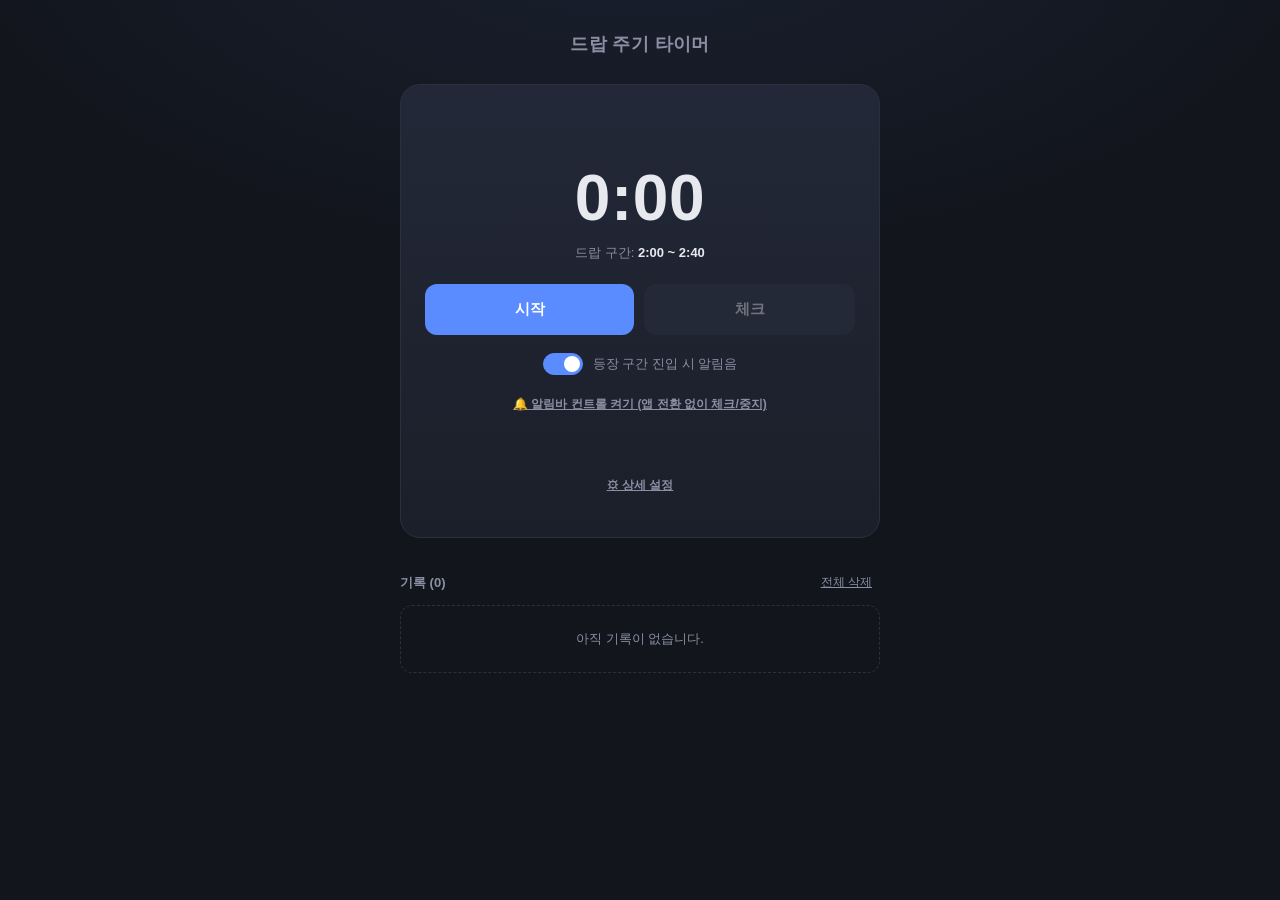
<file: drop-timer-pwa/index.html>
<!DOCTYPE html>
<html lang="ko">
<head>
<meta charset="UTF-8">
<meta name="viewport" content="width=device-width, initial-scale=1.0">
<title>드랍 주기 타이머</title>
<link rel="manifest" href="manifest.json">
<meta name="theme-color" content="#12151c">
<meta name="mobile-web-app-capable" content="yes">
<meta name="apple-mobile-web-app-capable" content="yes">
<meta name="apple-mobile-web-app-status-bar-style" content="black-translucent">
<link rel="apple-touch-icon" href="icons/icon-192.png">
<link rel="icon" href="icons/icon-192.png">
<style>
  :root{
    --bg: #12151c;
    --panel: #1b1f29;
    --panel-2: #232838;
    --text: #e7e9ee;
    --sub: #8a8fa3;
    --accent: #5b8cff;
    --hot: #ffb545;
    --hot-glow: rgba(255, 181, 69, 0.35);
    --line: #2b3040;
    --danger: #ff6161;
  }
  *{ box-sizing: border-box; }
  body{
    margin:0;
    background: radial-gradient(1200px 600px at 50% -10%, #1a2030 0%, var(--bg) 60%);
    color: var(--text);
    font-family: -apple-system, BlinkMacSystemFont, "Segoe UI", "Pretendard", "Noto Sans KR", sans-serif;
    min-height: 100vh;
    display:flex;
    justify-content:center;
    padding: 32px 16px 60px;
  }
  .wrap{
    width: 100%;
    max-width: 480px;
  }
  h1{
    font-size: 18px;
    font-weight: 600;
    color: var(--sub);
    text-align:center;
    letter-spacing: 0.02em;
    margin: 0 0 28px;
  }
  .timer-card{
    background: linear-gradient(180deg, var(--panel-2), var(--panel));
    border: 1px solid var(--line);
    border-radius: 20px;
    padding: 36px 24px 28px;
    text-align:center;
    position: relative;
    transition: box-shadow 0.3s ease, border-color 0.3s ease;
  }
  .timer-card.hot{
    border-color: var(--hot);
    box-shadow: 0 0 0 1px var(--hot), 0 0 40px var(--hot-glow);
  }
  .badge{
    display:inline-block;
    font-size: 12px;
    font-weight: 700;
    letter-spacing: 0.08em;
    padding: 4px 10px;
    border-radius: 100px;
    background: var(--panel-2);
    color: var(--sub);
    border: 1px solid var(--line);
    margin-bottom: 18px;
    visibility: hidden;
  }
  .timer-card.hot .badge{
    visibility: visible;
    background: var(--hot);
    color: #2a1a00;
    border-color: var(--hot);
    animation: pulse 1.1s ease-in-out infinite;
  }
  @keyframes pulse{
    0%, 100%{ transform: scale(1); }
    50%{ transform: scale(1.06); }
  }
  .clock{
    font-variant-numeric: tabular-nums;
    font-size: 64px;
    font-weight: 700;
    letter-spacing: 0.01em;
    line-height: 1;
    color: var(--text);
    transition: color 0.3s ease;
  }
  .timer-card.hot .clock{
    color: var(--hot);
  }
  .zone-label{
    margin-top: 14px;
    font-size: 13px;
    color: var(--sub);
  }
  .zone-label b{ color: var(--text); font-weight: 600; }

  .controls{
    display:flex;
    gap: 10px;
    margin-top: 22px;
  }
  button{
    flex: 1;
    border: none;
    border-radius: 12px;
    padding: 15px 0;
    font-size: 15px;
    font-weight: 600;
    cursor: pointer;
    transition: filter 0.15s ease, transform 0.05s ease;
    font-family: inherit;
  }
  button:active{ transform: scale(0.98); }
  #startBtn{
    background: var(--accent);
    color: white;
  }
  #startBtn.running{
    background: var(--panel-2);
    color: var(--danger);
    border: 1px solid var(--danger);
  }
  #checkBtn{
    background: #2c3244;
    color: var(--text);
    border: 1px solid var(--line);
  }
  #checkBtn:disabled{
    opacity: 0.4;
    cursor: not-allowed;
  }

  .sound-toggle{
    display:flex;
    align-items:center;
    justify-content:center;
    gap: 10px;
    margin-top: 18px;
    cursor: pointer;
    user-select: none;
  }
  .toggle-text{
    font-size: 13px;
    color: var(--sub);
  }
  .toggle-switch{
    position: relative;
    display:inline-block;
    width: 40px;
    height: 22px;
    flex: none;
  }
  .toggle-switch input{
    opacity: 0;
    width: 0;
    height: 0;
  }
  .toggle-slider{
    position: absolute;
    inset: 0;
    background: var(--panel-2);
    border: 1px solid var(--line);
    border-radius: 100px;
    transition: background 0.2s ease;
  }
  .toggle-slider::before{
    content: "";
    position: absolute;
    width: 16px;
    height: 16px;
    left: 2px;
    top: 2px;
    background: var(--sub);
    border-radius: 50%;
    transition: transform 0.2s ease, background 0.2s ease;
  }
  .toggle-switch input:checked + .toggle-slider{
    background: var(--accent);
    border-color: var(--accent);
  }
  .toggle-switch input:checked + .toggle-slider::before{
    transform: translateX(18px);
    background: white;
  }

  .settings-link{
    display:block;
    text-align:center;
    margin-top: 12px;
    font-size: 12px;
    color: var(--sub);
    text-decoration: underline;
    cursor: pointer;
    background: none;
    border: none;
    width: 100%;
    font-family: inherit;
  }
  .settings-link:hover{ color: var(--text); }

  .settings-panel{
    margin-top: 16px;
    padding-top: 16px;
    border-top: 1px dashed var(--line);
    display: none;
    text-align: left;
  }
  .settings-panel.open{ display: block; }

  .settings-group{
    margin-bottom: 18px;
  }
  .settings-group:last-child{ margin-bottom: 0; }
  .settings-group-title{
    font-size: 12px;
    font-weight: 700;
    color: var(--sub);
    margin-bottom: 8px;
    letter-spacing: 0.02em;
  }
  .range-row{
    display:flex;
    align-items:center;
    gap: 8px;
    flex-wrap: wrap;
  }
  .range-field{
    display:flex;
    align-items:center;
    gap: 4px;
  }
  .range-field input{
    width: 48px;
    background: var(--panel-2);
    border: 1px solid var(--line);
    border-radius: 8px;
    color: var(--text);
    font-size: 14px;
    text-align:center;
    padding: 7px 4px;
    font-variant-numeric: tabular-nums;
    font-family: inherit;
  }
  .range-field span{
    font-size: 12px;
    color: var(--sub);
  }
  .range-sep{
    color: var(--sub);
    font-size: 13px;
    padding: 0 2px;
  }

  .radio-row{
    display:flex;
    align-items:center;
    gap: 6px;
    margin-bottom: 8px;
    font-size: 13px;
  }
  .radio-row input{ accent-color: var(--accent); }
  .radio-row label{ cursor:pointer; }

  .sound-input-wrap{
    margin-left: 22px;
    margin-bottom: 10px;
  }
  .sound-input-wrap input[type="text"]{
    width: 100%;
    background: var(--panel-2);
    border: 1px solid var(--line);
    border-radius: 8px;
    color: var(--text);
    font-size: 13px;
    padding: 9px 10px;
    font-family: inherit;
  }
  .sound-input-wrap input[type="file"]{
    width: 100%;
    font-size: 12px;
    color: var(--sub);
  }
  .file-name{
    font-size: 11px;
    color: var(--sub);
    margin-top: 4px;
  }

  .settings-actions{
    display:flex;
    gap: 8px;
    margin-top: 4px;
  }
  .settings-actions button{
    padding: 10px 0;
    font-size: 13px;
  }
  #testSoundBtn{
    background: var(--panel-2);
    color: var(--text);
    border: 1px solid var(--line);
  }
  #applySettingsBtn{
    background: var(--accent);
    color: white;
  }
  .settings-msg{
    font-size: 12px;
    margin-top: 8px;
    min-height: 14px;
  }
  .settings-msg.error{ color: var(--danger); }
  .settings-msg.success{ color: #6bd08a; }

  .log-section{
    margin-top: 32px;
  }
  .log-header{
    display:flex;
    justify-content: space-between;
    align-items:center;
    margin-bottom: 10px;
  }
  .log-header span{
    font-size: 13px;
    color: var(--sub);
    font-weight: 600;
  }
  #clearBtn{
    flex: none;
    background: none;
    color: var(--sub);
    padding: 4px 8px;
    font-size: 12px;
    font-weight: 500;
    text-decoration: underline;
  }
  #clearBtn:hover{ color: var(--text); }

  .log-list{
    list-style: none;
    margin:0; padding:0;
    display:flex;
    flex-direction: column;
    gap: 8px;
  }
  .log-empty{
    color: var(--sub);
    font-size: 13px;
    text-align:center;
    padding: 24px 0;
    border: 1px dashed var(--line);
    border-radius: 12px;
  }
  .log-item{
    display:flex;
    justify-content: space-between;
    align-items:center;
    background: var(--panel);
    border: 1px solid var(--line);
    border-radius: 12px;
    padding: 12px 16px;
  }
  .log-item .idx{
    color: var(--sub);
    font-size: 12px;
    width: 28px;
  }
  .log-item .lap-time{
    font-variant-numeric: tabular-nums;
    font-size: 18px;
    font-weight: 700;
  }
  .log-item.in-window .lap-time{
    color: var(--hot);
  }
  .log-item .clock-time{
    font-size: 12px;
    color: var(--sub);
  }
</style>
</head>
<body>
  <div class="wrap">
    <h1>드랍 주기 타이머</h1>

    <div class="timer-card" id="timerCard">
      <div class="badge" id="hotBadge">등장 구간</div>
      <div class="clock" id="clock">0:00</div>
      <div class="zone-label" id="zoneLabel">드랍 구간: <b>2:00 ~ 2:40</b></div>

      <div class="controls">
        <button id="startBtn">시작</button>
        <button id="checkBtn" disabled>체크</button>
      </div>

      <label class="sound-toggle" id="soundToggle">
        <span class="toggle-switch">
          <input type="checkbox" id="soundCheckbox" checked>
          <span class="toggle-slider"></span>
        </span>
        <span class="toggle-text">등장 구간 진입 시 알림음</span>
      </label>

      <button class="settings-link" id="notifPermBtn" style="margin-top:6px;">🔔 알림바 컨트롤 켜기 (앱 전환 없이 체크/중지)</button>
      <div class="settings-msg" id="notifMsg" style="text-align:center;"></div>

      <button class="settings-link" id="settingsLink">⚙ 상세 설정</button>

      <div class="settings-panel" id="settingsPanel">
        <div class="settings-group">
          <div class="settings-group-title">드랍 구간 (강조 표시 범위)</div>
          <div class="range-row">
            <div class="range-field">
              <input type="number" id="startMin" min="0" value="2"><span>분</span>
            </div>
            <div class="range-field">
              <input type="number" id="startSec" min="0" max="59" value="0"><span>초</span>
            </div>
            <span class="range-sep">~</span>
            <div class="range-field">
              <input type="number" id="endMin" min="0" value="2"><span>분</span>
            </div>
            <div class="range-field">
              <input type="number" id="endSec" min="0" max="59" value="40"><span>초</span>
            </div>
          </div>
        </div>

        <div class="settings-group">
          <div class="settings-group-title">알림 소리</div>

          <div class="radio-row">
            <input type="radio" name="soundSource" id="soundSourceDefault" value="default" checked>
            <label for="soundSourceDefault">기본음 (삑삑)</label>
          </div>

          <div class="radio-row">
            <input type="radio" name="soundSource" id="soundSourceUrl" value="url">
            <label for="soundSourceUrl">URL로 지정</label>
          </div>
          <div class="sound-input-wrap">
            <input type="text" id="soundUrlInput" placeholder="https://example.com/sound.mp3">
          </div>

          <div class="radio-row">
            <input type="radio" name="soundSource" id="soundSourceFile" value="file">
            <label for="soundSourceFile">파일 업로드</label>
          </div>
          <div class="sound-input-wrap">
            <input type="file" id="soundFileInput" accept="audio/*">
            <div class="file-name" id="fileName"></div>
          </div>
        </div>

        <div class="settings-actions">
          <button id="testSoundBtn" type="button">🔊 소리 테스트</button>
          <button id="applySettingsBtn" type="button">설정 적용</button>
        </div>
        <div class="settings-msg" id="settingsMsg"></div>
      </div>
    </div>

    <div class="log-section">
      <div class="log-header">
        <span>기록 (<span id="logCount">0</span>)</span>
        <button id="clearBtn">전체 삭제</button>
      </div>
      <ul class="log-list" id="logList"></ul>
      <div class="log-empty" id="logEmpty">아직 기록이 없습니다.</div>
    </div>
  </div>

<script>
  let WINDOW_START = 120; // 2:00
  let WINDOW_END = 160;   // 2:40

  const clockEl = document.getElementById('clock');
  const timerCard = document.getElementById('timerCard');
  const startBtn = document.getElementById('startBtn');
  const checkBtn = document.getElementById('checkBtn');
  const logList = document.getElementById('logList');
  const logEmpty = document.getElementById('logEmpty');
  const logCount = document.getElementById('logCount');
  const clearBtn = document.getElementById('clearBtn');
  const zoneLabelEl = document.getElementById('zoneLabel');

  const settingsLink = document.getElementById('settingsLink');
  const settingsPanel = document.getElementById('settingsPanel');
  const startMinInput = document.getElementById('startMin');
  const startSecInput = document.getElementById('startSec');
  const endMinInput = document.getElementById('endMin');
  const endSecInput = document.getElementById('endSec');
  const soundUrlInput = document.getElementById('soundUrlInput');
  const soundFileInput = document.getElementById('soundFileInput');
  const fileNameEl = document.getElementById('fileName');
  const testSoundBtn = document.getElementById('testSoundBtn');
  const applySettingsBtn = document.getElementById('applySettingsBtn');
  const settingsMsg = document.getElementById('settingsMsg');

  const notifPermBtn = document.getElementById('notifPermBtn');
  const notifMsg = document.getElementById('notifMsg');
  let notifEnabled = false;
  let swRegistration = null;

  let running = false;
  let startTime = null;
  let rafId = null;
  let laps = [];
  let alertPlayedThisCycle = false;

  const soundCheckbox = document.getElementById('soundCheckbox');

  // ---- 오디오 ----
  let audioCtx = null;
  let customAudioEl = null;     // 저장된(적용된) 커스텀 알림음 <audio>
  let customAudioObjectUrl = null; // 업로드 파일의 objectURL (해제용)

  // 현재 재생 중인 알림음 추적 (체크/리셋 시 즉시 정지시키기 위함)
  let activeSound = null; // { type: 'audio', el } | { type: 'oscillators', nodes: [...] }

  function stopCurrentSound(){
    if(!activeSound) return;
    try{
      if(activeSound.type === 'audio'){
        activeSound.el.pause();
        activeSound.el.currentTime = 0;
      } else if(activeSound.type === 'oscillators'){
        const now = audioCtx ? audioCtx.currentTime : 0;
        activeSound.nodes.forEach(({ osc, gain }) => {
          try{
            gain.gain.cancelScheduledValues(now);
            gain.gain.setValueAtTime(gain.gain.value, now);
            gain.gain.linearRampToValueAtTime(0.0001, now + 0.03);
            osc.stop(now + 0.04);
          }catch(e){ /* 이미 멈춘 경우 무시 */ }
        });
      }
    }catch(e){
      console.warn('사운드 정지 실패:', e);
    }
    activeSound = null;
  }

  // 사용자 클릭(제스처) 시점에 AudioContext를 만들거나 깨워둔다 (자동재생 정책 대응)
  function ensureAudioContext(){
    if(!audioCtx){
      audioCtx = new (window.AudioContext || window.webkitAudioContext)();
    }
    if(audioCtx.state === 'suspended'){
      audioCtx.resume();
    }
    return audioCtx;
  }

  function playDefaultBeep(){
    try{
      const ctx = ensureAudioContext();
      const now = ctx.currentTime;
      const nodes = [];
      [0, 0.16].forEach((offset) => {
        const osc = ctx.createOscillator();
        const gain = ctx.createGain();
        osc.type = 'sine';
        osc.frequency.setValueAtTime(880, now + offset);
        gain.gain.setValueAtTime(0, now + offset);
        gain.gain.linearRampToValueAtTime(0.25, now + offset + 0.01);
        gain.gain.exponentialRampToValueAtTime(0.001, now + offset + 0.14);
        osc.connect(gain);
        gain.connect(ctx.destination);
        osc.start(now + offset);
        osc.stop(now + offset + 0.15);
        nodes.push({ osc, gain });
      });
      activeSound = { type: 'oscillators', nodes };
      // 마지막 오실레이터가 끝나면 activeSound 정리
      nodes[nodes.length - 1].osc.addEventListener('ended', () => {
        if(activeSound && activeSound.type === 'oscillators' && activeSound.nodes === nodes){
          activeSound = null;
        }
      });
    }catch(e){
      console.warn('기본 알림음 재생 실패:', e);
    }
  }

  function playCustomAudio(audioEl, onError){
    try{
      const instance = audioEl.cloneNode(true); // 연속 재생 대비 매번 새 인스턴스
      instance.volume = 1.0;
      activeSound = { type: 'audio', el: instance };
      instance.addEventListener('ended', () => {
        if(activeSound && activeSound.el === instance) activeSound = null;
      });
      const p = instance.play();
      if(p && p.catch){
        p.catch((err) => {
          console.warn('커스텀 알림음 재생 실패:', err);
          if(activeSound && activeSound.el === instance) activeSound = null;
          if(onError) onError(err);
        });
      }
    }catch(e){
      console.warn('커스텀 알림음 재생 실패:', e);
      if(onError) onError(e);
    }
  }

  // 실제 사이클 알림에서 사용 (저장된 설정 기준)
  function playAlertSound(){
    if(navigator.vibrate){
      navigator.vibrate([200, 100, 200, 100, 200]); // 소리와 별개로 항상 진동
    }
    if(!soundCheckbox.checked) return;
    if(customAudioEl){
      playCustomAudio(customAudioEl, () => playDefaultBeep());
    } else {
      playDefaultBeep();
    }
  }

  // 설정 패널의 "현재 선택된" 소스로 오디오 엘리먼트를 만든다 (테스트/적용 공용)
  function buildAudioFromCurrentSelection(){
    const source = document.querySelector('input[name="soundSource"]:checked').value;
    if(source === 'file'){
      const file = soundFileInput.files && soundFileInput.files[0];
      if(!file) return { audio: null, error: '업로드된 파일이 없습니다.' };
      const url = URL.createObjectURL(file);
      return { audio: new Audio(url), objectUrl: url };
    }
    if(source === 'url'){
      const url = soundUrlInput.value.trim();
      if(!url) return { audio: null, error: 'URL을 입력해주세요.' };
      return { audio: new Audio(url) };
    }
    return { audio: null }; // 기본음
  }

  function showSettingsMsg(text, type){
    settingsMsg.textContent = text;
    settingsMsg.className = 'settings-msg' + (type ? ' ' + type : '');
  }

  // ---- 타이머 ----
  function formatTime(totalSeconds){
    const m = Math.floor(totalSeconds / 60);
    const s = Math.floor(totalSeconds % 60);
    return `${m}:${String(s).padStart(2, '0')}`;
  }

  function updateZoneLabel(){
    zoneLabelEl.innerHTML = `드랍 구간: <b>${formatTime(WINDOW_START)} ~ ${formatTime(WINDOW_END)}</b>`;
  }

  function tick(){
    if(!running) return;
    const elapsed = (Date.now() - startTime) / 1000;
    clockEl.textContent = formatTime(elapsed);

    const inWindow = elapsed >= WINDOW_START && elapsed <= WINDOW_END;
    timerCard.classList.toggle('hot', inWindow);

    if(inWindow && !alertPlayedThisCycle){
      alertPlayedThisCycle = true;
      playAlertSound();
      updateControlNotification(elapsed, true); // 구간 진입: 진동/소리와 함께 알림 갱신
    } else if(Math.floor(elapsed) % 2 === 0){
      // 평소엔 2초 간격 정도로 조용히 알림 내용만 갱신 (진동 없음)
      updateControlNotification(elapsed, false);
    }
  }

  function startTimer(){
    ensureAudioContext(); // 사용자 클릭 시점에 오디오 잠금 해제
    running = true;
    startTime = Date.now();
    alertPlayedThisCycle = false;
    startBtn.textContent = '정지';
    startBtn.classList.add('running');
    checkBtn.disabled = false;
    tick();
    rafId = setInterval(tick, 200); // setInterval: 백그라운드 탭에서도 계속 동작 (rAF는 완전히 멈춤)
    updateControlNotification(0, false);
  }

  function stopTimer(){
    running = false;
    clearInterval(rafId);
    stopCurrentSound();
    timerCard.classList.remove('hot');
    startBtn.textContent = '시작';
    startBtn.classList.remove('running');
    checkBtn.disabled = true;
    clockEl.textContent = '0:00';
    closeControlNotification();
  }

  function checkLap(){
    if(!running) return;
    stopCurrentSound(); // 재생 중인 알림음이 있으면 즉시 정지
    const elapsed = (Date.now() - startTime) / 1000;
    const inWindow = elapsed >= WINDOW_START && elapsed <= WINDOW_END;

    laps.unshift({
      elapsed: elapsed,
      inWindow: inWindow,
      timestamp: new Date()
    });
    renderLog();

    // 타이머 리셋 후 재시작
    startTime = Date.now();
    alertPlayedThisCycle = false;
    updateControlNotification(0, false);
  }

  function renderLog(){
    logList.innerHTML = '';
    logCount.textContent = laps.length;
    logEmpty.style.display = laps.length === 0 ? 'block' : 'none';

    laps.forEach((lap, i) => {
      const li = document.createElement('li');
      li.className = 'log-item' + (lap.inWindow ? ' in-window' : '');
      const num = laps.length - i;
      const hh = String(lap.timestamp.getHours()).padStart(2, '0');
      const mm = String(lap.timestamp.getMinutes()).padStart(2, '0');
      const ss = String(lap.timestamp.getSeconds()).padStart(2, '0');
      li.innerHTML = `
        <span class="idx">#${num}</span>
        <span class="lap-time">${formatTime(lap.elapsed)}</span>
        <span class="clock-time">${hh}:${mm}:${ss}</span>
      `;
      logList.appendChild(li);
    });
  }

  startBtn.addEventListener('click', () => {
    if(running){
      stopTimer();
    } else {
      startTimer();
    }
  });

  checkBtn.addEventListener('click', checkLap);

  clearBtn.addEventListener('click', () => {
    laps = [];
    renderLog();
  });

  // ---- 설정 패널 ----
  settingsLink.addEventListener('click', () => {
    settingsPanel.classList.toggle('open');
  });

  soundFileInput.addEventListener('change', () => {
    const file = soundFileInput.files && soundFileInput.files[0];
    fileNameEl.textContent = file ? `선택됨: ${file.name}` : '';
    if(file){
      document.getElementById('soundSourceFile').checked = true;
    }
  });

  soundUrlInput.addEventListener('focus', () => {
    document.getElementById('soundSourceUrl').checked = true;
  });

  testSoundBtn.addEventListener('click', () => {
    ensureAudioContext(); // 사용자 클릭이므로 여기서 오디오 잠금 해제됨
    stopCurrentSound();
    showSettingsMsg('', '');
    const { audio, error, objectUrl } = buildAudioFromCurrentSelection();

    if(error){
      showSettingsMsg(error, 'error');
      return;
    }
    if(!audio){
      playDefaultBeep();
      showSettingsMsg('기본음을 재생했습니다.', 'success');
      return;
    }
    playCustomAudio(audio, () => {
      showSettingsMsg('재생에 실패했습니다. URL/파일을 확인해주세요.', 'error');
    });
    audio.addEventListener('canplaythrough', () => {
      showSettingsMsg('재생했습니다.', 'success');
    }, { once: true });
    // objectUrl은 테스트용이라 재생 후 잠시 뒤 해제
    if(objectUrl){
      setTimeout(() => URL.revokeObjectURL(objectUrl), 5000);
    }
  });

  applySettingsBtn.addEventListener('click', () => {
    const sm = parseInt(startMinInput.value, 10) || 0;
    const ss = parseInt(startSecInput.value, 10) || 0;
    const em = parseInt(endMinInput.value, 10) || 0;
    const es = parseInt(endSecInput.value, 10) || 0;
    const startSec = sm * 60 + ss;
    const endSec = em * 60 + es;

    if(endSec <= startSec){
      showSettingsMsg('종료 시간은 시작 시간보다 커야 합니다.', 'error');
      return;
    }

    WINDOW_START = startSec;
    WINDOW_END = endSec;
    updateZoneLabel();

    // 사운드 적용
    const { audio, error, objectUrl } = buildAudioFromCurrentSelection();
    if(error){
      showSettingsMsg(error, 'error');
      return;
    }
    if(customAudioObjectUrl){
      URL.revokeObjectURL(customAudioObjectUrl);
      customAudioObjectUrl = null;
    }
    customAudioEl = audio; // null이면 기본음 사용
    customAudioObjectUrl = objectUrl || null;

    showSettingsMsg('설정이 적용되었습니다.', 'success');
  });

  // ---- PWA: 서비스워커 등록 + 알림바 컨트롤 ----
  if('serviceWorker' in navigator){
    navigator.serviceWorker.register('sw.js')
      .then((reg) => { swRegistration = reg; })
      .catch((e) => console.warn('서비스워커 등록 실패 (HTTPS로 호스팅해야 동작합니다):', e));

    navigator.serviceWorker.addEventListener('message', (event) => {
      const data = event.data || {};
      if(data.type !== 'notification-action') return;
      if(data.action === 'check'){
        checkLap();
      } else if(data.action === 'stop'){
        if(running) stopTimer();
      }
    });
  }

  if('Notification' in window && Notification.permission === 'granted'){
    notifEnabled = true;
    notifPermBtn.textContent = '🔔 알림바 컨트롤 켜짐';
  }

  notifPermBtn.addEventListener('click', async () => {
    if(!('Notification' in window)){
      notifMsg.textContent = '이 브라우저는 알림을 지원하지 않습니다.';
      return;
    }
    if(!swRegistration){
      notifMsg.textContent = '서비스워커가 아직 준비되지 않았습니다. HTTPS로 호스팅된 주소에서 열어주세요.';
      return;
    }
    const perm = await Notification.requestPermission();
    if(perm === 'granted'){
      notifEnabled = true;
      notifPermBtn.textContent = '🔔 알림바 컨트롤 켜짐';
      notifMsg.textContent = '이제 알림바에서 체크/중지를 바로 누를 수 있어요.';
      if(running) updateControlNotification((Date.now() - startTime) / 1000, false);
    } else {
      notifMsg.textContent = '알림 권한이 거부되었습니다. 브라우저 설정에서 다시 켤 수 있어요.';
    }
  });

  function updateControlNotification(elapsed, isAlert){
    if(!notifEnabled || !swRegistration || !running) return;
    const inWindow = elapsed >= WINDOW_START && elapsed <= WINDOW_END;
    const title = isAlert ? '🟠 드랍 구간 진입!' : '드랍 주기 타이머 작동 중';
    const body = `경과 ${formatTime(elapsed)}` + (inWindow ? ' · 지금 등장 구간이에요' : '');

    swRegistration.showNotification(title, {
      tag: 'timer-control',
      body: body,
      icon: 'icons/icon-192.png',
      badge: 'icons/icon-192.png',
      renotify: isAlert,
      silent: !isAlert,
      vibrate: isAlert ? [200, 100, 200, 100, 200] : undefined,
      actions: [
        { action: 'check', title: '✅ 체크' },
        { action: 'stop', title: '⏹ 중지' }
      ],
      requireInteraction: false
    }).catch((e) => console.warn('알림 표시 실패:', e));
  }

  function closeControlNotification(){
    if(!swRegistration) return;
    swRegistration.getNotifications({ tag: 'timer-control' })
      .then((list) => list.forEach((n) => n.close()))
      .catch(() => {});
  }

  updateZoneLabel();
  renderLog();
</script>
</body>
</html>
</file>
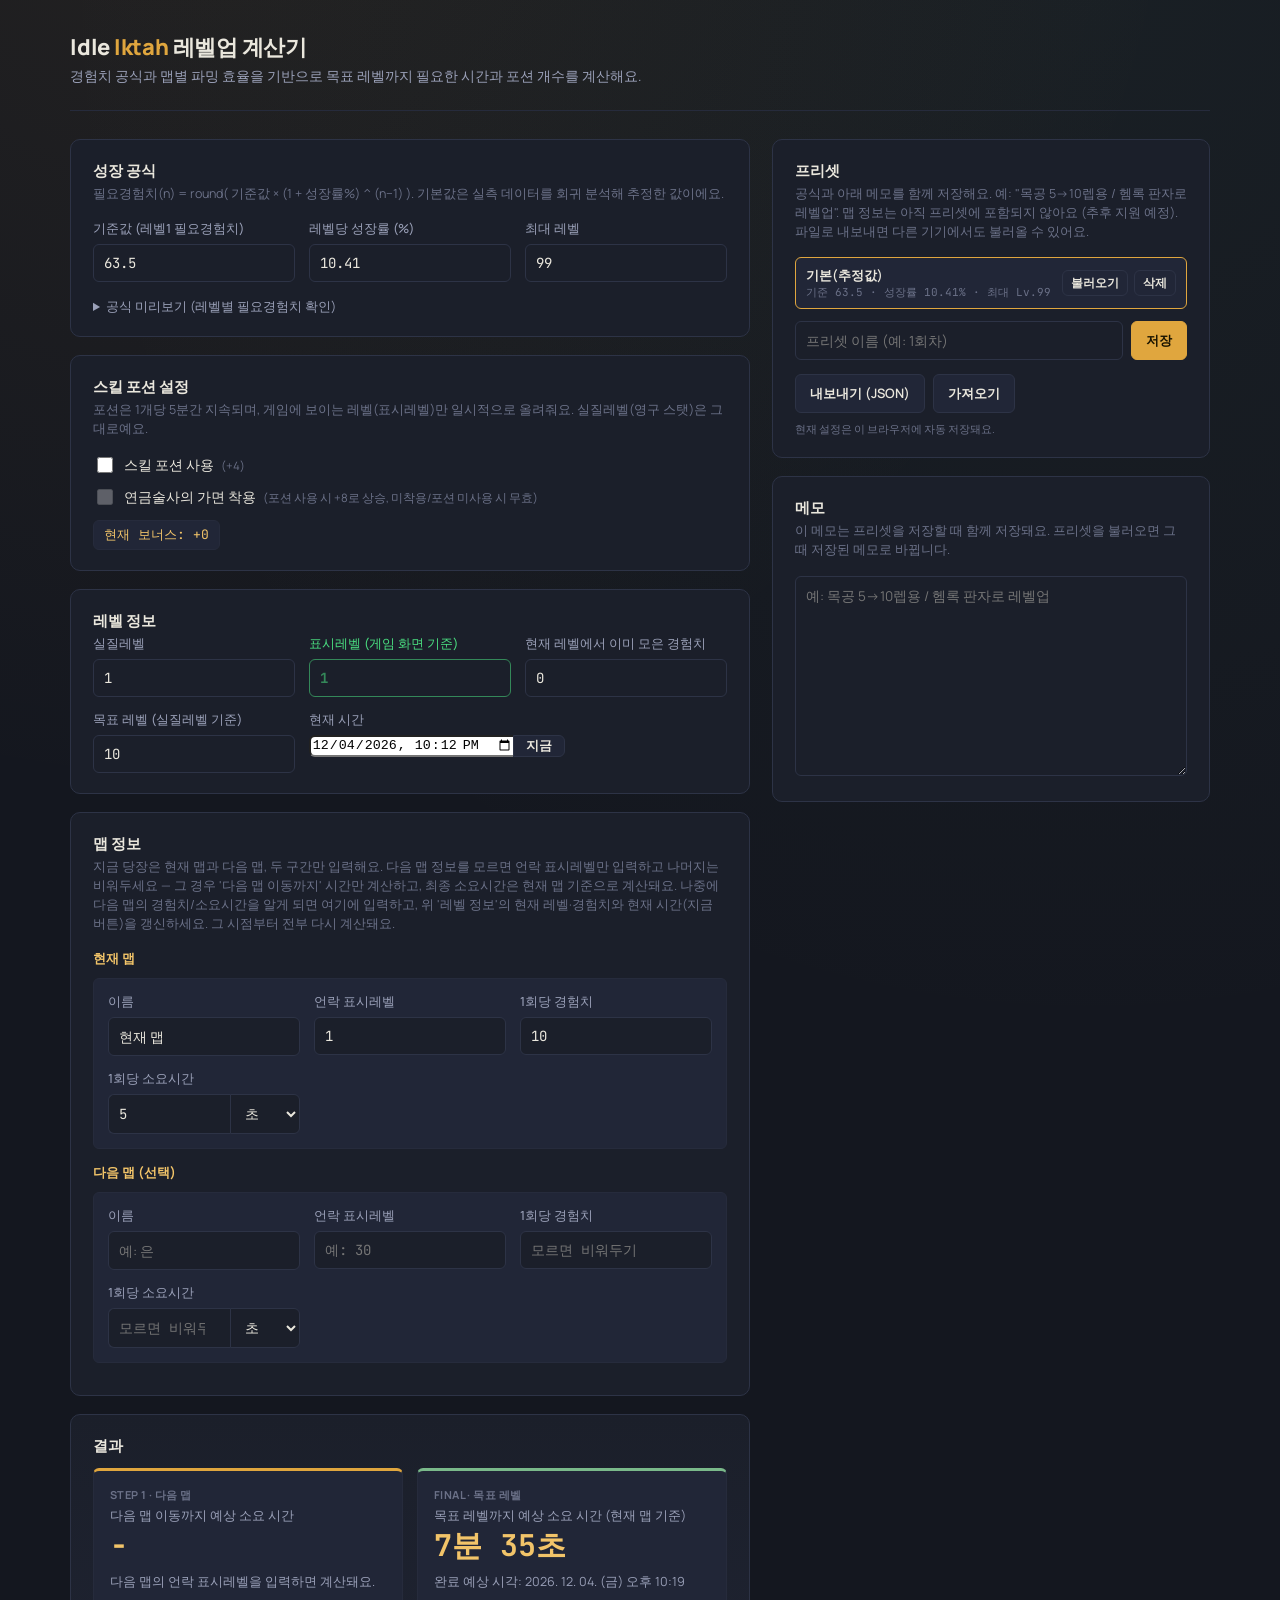
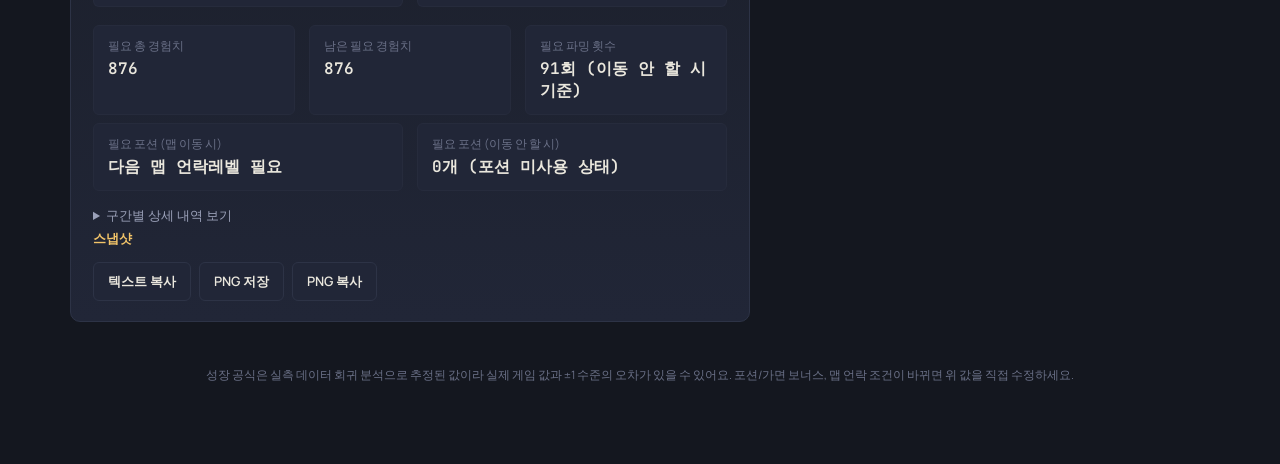
<file: idle_calculator.html>
<!DOCTYPE html>
<html lang="ko">
<head>
<meta charset="UTF-8" />
<meta name="viewport" content="width=device-width, initial-scale=1.0" />
<title>Idle Iktah 레벨업 계산기</title>
<link rel="preconnect" href="https://fonts.googleapis.com">
<link rel="preconnect" href="https://fonts.gstatic.com" crossorigin>
<link href="https://fonts.googleapis.com/css2?family=Manrope:wght@400;500;600;700;800&family=JetBrains+Mono:wght@400;500;600;700&display=swap" rel="stylesheet">
<style>
  :root{
    --bg: #14171f;
    --panel: #1b1f2a;
    --panel-2: #212637;
    --border: #2d3346;
    --border-soft: #262b3c;
    --text: #eae7dd;
    --text-dim: #9aa0b8;
    --text-faint: #6b7188;
    --accent: #e0a63e;
    --accent-strong: #f2c469;
    --good: #7ab98a;
    --bad: #d98080;
    --level-green: #4ade80;
    --radius: 10px;
    --radius-sm: 6px;
  }
  * { box-sizing: border-box; }
  html, body { margin:0; padding:0; background:var(--bg); color:var(--text); font-family:'Manrope',system-ui,sans-serif; -webkit-font-smoothing:antialiased; }
  body { min-height:100vh; background-image: radial-gradient(circle at 15% -10%, rgba(224,166,62,0.08), transparent 40%), radial-gradient(circle at 85% 0%, rgba(122,185,138,0.05), transparent 45%); }
  .wrap { max-width:1180px; margin:0 auto; padding:32px 20px 80px; }
  header.top { display:flex; align-items:baseline; justify-content:space-between; gap:16px; padding-bottom:24px; margin-bottom:28px; border-bottom:1px solid var(--border-soft); }
  header.top h1 { font-size:22px; font-weight:800; margin:0; letter-spacing:-0.01em; }
  header.top h1 span { color:var(--accent); }
  header.top p { margin:4px 0 0; color:var(--text-dim); font-size:13.5px; }
  .layout { display:grid; grid-template-columns:1.55fr 1fr; gap:22px; align-items:start; }
  @media (max-width:880px){ .layout{ grid-template-columns:1fr; } .side{ order:2; } }
  .card { background:var(--panel); border:1px solid var(--border); border-radius:var(--radius); padding:20px 22px; margin-bottom:18px; }
  .card h2 { font-size:15px; font-weight:700; margin:0 0 4px; display:flex; align-items:center; gap:8px; }
  .card h3 { font-size:13px; font-weight:700; margin:14px 0 10px; color:var(--accent-strong); }
  .card h3:first-of-type { margin-top:4px; }
  .card .hint { color:var(--text-faint); font-size:12.5px; margin:0 0 16px; line-height:1.5; }
  .subsection { padding:14px; background:var(--panel-2); border:1px solid var(--border-soft); border-radius:var(--radius-sm); margin-bottom:12px; }
  .field-row { display:grid; grid-template-columns:repeat(auto-fit, minmax(150px,1fr)); gap:14px; }
  .field { display:flex; flex-direction:column; gap:6px; }
  .field label { font-size:12.5px; color:var(--text-dim); font-weight:500; }
  .field .input-with-unit { display:flex; align-items:stretch; }
  input[type="number"], input[type="text"], select, textarea { background:var(--panel); border:1px solid var(--border); color:var(--text); border-radius:var(--radius-sm); padding:9px 10px; font-family:'JetBrains Mono',monospace; font-size:14px; width:100%; outline:none; transition:border-color .15s ease; }
  .subsection input[type="number"], .subsection input[type="text"] { background: var(--panel); }
  input[type="text"], textarea { font-family:'Manrope',sans-serif; }
  input:focus, select:focus, textarea:focus { border-color:var(--accent); }
  input:disabled, select:disabled { opacity:0.45; cursor:not-allowed; }
  .input-with-unit input { border-radius:var(--radius-sm) 0 0 var(--radius-sm); border-right:none; }
  .input-with-unit select { width:auto; border-radius:0 var(--radius-sm) var(--radius-sm) 0; border-left:1px solid var(--border); }
  button, .btn { font-family:'Manrope',sans-serif; font-size:13px; font-weight:600; border-radius:var(--radius-sm); border:1px solid var(--border); background:var(--panel-2); color:var(--text); padding:9px 14px; cursor:pointer; transition:border-color .15s ease, background .15s ease; }
  button:hover { border-color:var(--accent); }
  button.primary { background:var(--accent); border-color:var(--accent); color:#1a1400; }
  button.primary:hover { background:var(--accent-strong); border-color:var(--accent-strong); }
  button:disabled { opacity:0.4; cursor:not-allowed; }
  .btn-row { display:flex; flex-wrap:wrap; gap:8px; margin-top:14px; }
  .checkbox-row { display:flex; align-items:center; gap:8px; margin-bottom:10px; }
  .checkbox-row input[type="checkbox"] { width:16px; height:16px; accent-color:var(--accent); }
  .checkbox-row label { font-size:13.5px; color:var(--text); cursor:pointer; }
  .checkbox-row .sub { color:var(--text-faint); font-size:11.5px; margin-left:4px; }
  .bonus-readout { display:inline-block; margin-top:2px; font-family:'JetBrains Mono',monospace; font-size:13px; color:var(--accent-strong); background:var(--panel-2); border:1px solid var(--border-soft); border-radius:var(--radius-sm); padding:5px 10px; }
  #l-display { color:var(--level-green); font-weight:700; border-color:var(--level-green); }
  #l-display:disabled { color:var(--level-green); opacity:0.55; }
  label[for="l-display"] { color:var(--level-green); }
  .result-card { background:linear-gradient(180deg, var(--panel) 0%, var(--panel-2) 100%); border:1px solid var(--border); }
  .hero-grid { display:grid; grid-template-columns:1fr 1fr; gap:14px; margin:12px 0 18px; }
  @media (max-width:640px){ .hero-grid{ grid-template-columns:1fr; } }
  .result-hero { display:flex; flex-direction:column; gap:2px; padding:16px 16px 14px; background:var(--panel-2); border:1px solid var(--border-soft); border-top:3px solid var(--accent); border-radius:var(--radius-sm); min-width:0; }
  .result-hero.goal { border-top-color:var(--good); }
  .result-hero .tag { font-size:11px; font-weight:700; letter-spacing:0.04em; color:var(--text-faint); margin-bottom:2px; }
  .result-hero .label { font-size:12.5px; color:var(--text-dim); }
  .result-hero .value { font-family:'JetBrains Mono',monospace; font-size:30px; font-weight:700; color:var(--accent-strong); line-height:1.25; overflow-wrap:anywhere; }
  .result-hero .value.done { color:var(--good); font-size:24px; }
  .result-hero .value.warn { color:var(--bad); font-size:18px; }
  .result-hero .sub-value { margin-top:6px; font-size:12.5px; color:var(--text-dim); white-space:pre-line; line-height:1.5; }
  .result-hero .sub-value:empty { display:none; }
  .input-with-unit button { border-radius:0 var(--radius-sm) var(--radius-sm) 0; padding:0 12px; white-space:nowrap; }
  .stat-grid { display:grid; grid-template-columns:repeat(auto-fit, minmax(150px,1fr)); gap:14px; margin-bottom:8px; }
  .stat { background:var(--panel-2); border:1px solid var(--border-soft); border-radius:var(--radius-sm); padding:12px 14px; }
  .stat .stat-label { font-size:11.5px; color:var(--text-faint); margin-bottom:4px; }
  .stat .stat-value { font-family:'JetBrains Mono',monospace; font-size:16px; font-weight:600; color:var(--text); }
  .stat .stat-value.dim { color:var(--text-faint); font-size:12.5px; font-weight:500; }
  details.breakdown { margin-top:16px; }
  details.breakdown summary { cursor:pointer; font-size:12.5px; color:var(--text-dim); user-select:none; }
  details.breakdown summary:hover { color:var(--accent); }
  .table-scroll { max-height:260px; overflow-y:auto; margin-top:10px; border:1px solid var(--border-soft); border-radius:var(--radius-sm); }
  table { width:100%; border-collapse:collapse; font-family:'JetBrains Mono',monospace; font-size:12.5px; }
  table th, table td { padding:7px 10px; text-align:right; border-bottom:1px solid var(--border-soft); }
  table th:first-child, table td:first-child { text-align:left; font-family:'Manrope',sans-serif; }
  table th { color:var(--text-faint); font-weight:500; position:sticky; top:0; background:var(--panel-2); }
  table td { color:var(--text-dim); }
  table tr:last-child td { border-bottom:none; }
  .msg { font-size:13px; padding:10px 12px; border-radius:var(--radius-sm); margin-top:4px; }
  .msg.warn { background:rgba(217,128,128,0.12); color:var(--bad); border:1px solid rgba(217,128,128,0.3); }
  .side .card { margin-bottom:18px; }
  .preset-list { display:flex; flex-direction:column; gap:6px; margin-bottom:12px; }
  .preset-item { display:flex; align-items:center; justify-content:space-between; gap:8px; padding:8px 10px; border-radius:var(--radius-sm); border:1px solid var(--border-soft); background:var(--panel-2); }
  .preset-item.active { border-color:var(--accent); }
  .preset-item .name { font-size:13px; font-weight:600; }
  .preset-item .meta { font-size:11px; color:var(--text-faint); font-family:'JetBrains Mono',monospace; }
  .preset-item .preset-memo { font-size:11.5px; color:var(--text-dim); margin-top:3px; max-width:220px; overflow:hidden; text-overflow:ellipsis; white-space:nowrap; }
  .preset-item .actions { display:flex; gap:6px; }
  .preset-item .actions button { padding:4px 8px; font-size:11.5px; }
  .preset-empty { color:var(--text-faint); font-size:12.5px; padding:6px 0; }
  textarea#notes { min-height:200px; resize:vertical; line-height:1.6; font-size:13.5px; }
  .save-row { display:flex; gap:8px; margin-top:12px; }
  .save-row input { flex:1; }
  .file-import { display:none; }
  footer.foot { margin-top:26px; color:var(--text-faint); font-size:11.5px; line-height:1.6; text-align:center; }
  .autosave-note { font-size:11px; color:var(--text-faint); margin-top:8px; }
</style>
</head>
<body>
<div class="wrap">

  <header class="top">
    <div>
      <h1>Idle <span>Iktah</span> 레벨업 계산기</h1>
      <p>경험치 공식과 맵별 파밍 효율을 기반으로 목표 레벨까지 필요한 시간과 포션 개수를 계산해요.</p>
    </div>
  </header>

  <div class="layout">

    <div class="main">

      <div class="card">
        <h2>성장 공식</h2>
        <p class="hint">필요경험치(n) = round( 기준값 × (1 + 성장률%) ^ (n−1) ). 기본값은 실측 데이터를 회귀 분석해 추정한 값이에요.</p>
        <div class="field-row">
          <div class="field"><label for="f-base">기준값 (레벨1 필요경험치)</label><input type="number" id="f-base" step="0.01" value="63.5" /></div>
          <div class="field"><label for="f-growth">레벨당 성장률 (%)</label><input type="number" id="f-growth" step="0.001" value="10.41" /></div>
          <div class="field"><label for="f-maxlevel">최대 레벨</label><input type="number" id="f-maxlevel" step="1" value="99" /></div>
        </div>
        <details class="breakdown">
          <summary>공식 미리보기 (레벨별 필요경험치 확인)</summary>
          <div class="table-scroll"><table id="formula-preview-table"><thead><tr><th>레벨</th><th>다음 레벨까지 필요경험치</th></tr></thead><tbody></tbody></table></div>
        </details>
      </div>

      <div class="card">
        <h2>스킬 포션 설정</h2>
        <p class="hint">포션은 1개당 5분간 지속되며, 게임에 보이는 레벨(표시레벨)만 일시적으로 올려줘요. 실질레벨(영구 스탯)은 그대로예요.</p>
        <div class="checkbox-row">
          <input type="checkbox" id="pot-use" />
          <label for="pot-use">스킬 포션 사용 <span class="sub">(+4)</span></label>
        </div>
        <div class="checkbox-row">
          <input type="checkbox" id="pot-mask" />
          <label for="pot-mask">연금술사의 가면 착용 <span class="sub">(포션 사용 시 +8로 상승, 미착용/포션 미사용 시 무효)</span></label>
        </div>
        <span class="bonus-readout" id="pot-bonus-readout">현재 보너스: +0</span>
      </div>

      <div class="card">
        <h2>레벨 정보</h2>
        <div class="field-row">
          <div class="field"><label for="l-real">실질레벨</label><input type="number" id="l-real" step="1" value="1" /></div>
          <div class="field"><label for="l-display">표시레벨 (게임 화면 기준)</label><input type="number" id="l-display" step="1" value="1" disabled /></div>
          <div class="field"><label for="l-progress">현재 레벨에서 이미 모은 경험치</label><input type="number" id="l-progress" step="1" value="0" /></div>
          <div class="field"><label for="l-target">목표 레벨 (실질레벨 기준)</label><input type="number" id="l-target" step="1" value="10" /></div>
          <div class="field"><label for="cur-time">현재 시간</label>
            <div class="input-with-unit"><input type="datetime-local" id="cur-time" /><button type="button" id="btn-now">지금</button></div>
          </div>
        </div>
      </div>

      <div class="card">
        <h2>맵 정보</h2>
        <p class="hint">지금 당장은 현재 맵과 다음 맵, 두 구간만 입력해요. 다음 맵 정보를 모르면 언락 표시레벨만 입력하고 나머지는 비워두세요 — 그 경우 '다음 맵 이동까지' 시간만 계산하고, 최종 소요시간은 현재 맵 기준으로 계산돼요. 나중에 다음 맵의 경험치/소요시간을 알게 되면 여기에 입력하고, 위 '레벨 정보'의 현재 레벨·경험치와 현재 시간(지금 버튼)을 갱신하세요. 그 시점부터 전부 다시 계산돼요.</p>

        <h3>현재 맵</h3>
        <div class="subsection">
          <div class="field-row">
            <div class="field"><label for="m-cur-name">이름</label><input type="text" id="m-cur-name" value="현재 맵" /></div>
            <div class="field"><label for="m-cur-unlock">언락 표시레벨</label><input type="number" id="m-cur-unlock" step="1" value="1" /></div>
            <div class="field"><label for="m-cur-exp">1회당 경험치</label><input type="number" id="m-cur-exp" step="1" value="10" /></div>
            <div class="field"><label for="m-cur-time">1회당 소요시간</label>
              <div class="input-with-unit">
                <input type="number" id="m-cur-time" step="0.1" value="5" />
                <select id="m-cur-unit"><option value="1" selected>초</option><option value="60">분</option><option value="3600">시간</option></select>
              </div>
            </div>
          </div>
        </div>

        <h3>다음 맵 (선택)</h3>
        <div class="subsection">
          <div class="field-row">
            <div class="field"><label for="m-next-name">이름</label><input type="text" id="m-next-name" placeholder="예: 은" /></div>
            <div class="field"><label for="m-next-unlock">언락 표시레벨</label><input type="number" id="m-next-unlock" step="1" placeholder="예: 30" /></div>
            <div class="field"><label for="m-next-exp">1회당 경험치</label><input type="number" id="m-next-exp" step="1" placeholder="모르면 비워두기" /></div>
            <div class="field"><label for="m-next-time">1회당 소요시간</label>
              <div class="input-with-unit">
                <input type="number" id="m-next-time" step="0.1" placeholder="모르면 비워두기" />
                <select id="m-next-unit"><option value="1" selected>초</option><option value="60">분</option><option value="3600">시간</option></select>
              </div>
            </div>
          </div>
        </div>
      </div>

      <div class="card result-card">
        <h2>결과</h2>
        <div class="hero-grid">
          <div class="result-hero next">
            <div class="tag">STEP 1 · 다음 맵</div>
            <div class="label" id="n-label">다음 맵 이동까지 예상 소요 시간</div>
            <div class="value" id="n-time">-</div>
            <div class="sub-value" id="n-finish"></div>
            <div class="sub-value" id="n-sub"></div>
          </div>
          <div class="result-hero goal">
            <div class="tag">FINAL · 목표 레벨</div>
            <div class="label" id="r-time-label">목표 레벨까지 예상 소요 시간</div>
            <div class="value" id="r-time">-</div>
            <div class="sub-value" id="r-time-finish"></div>
            <div class="sub-value" id="r-time-sub"></div>
          </div>
        </div>
        <div class="stat-grid">
          <div class="stat"><div class="stat-label">필요 총 경험치</div><div class="stat-value" id="r-totalexp">-</div></div>
          <div class="stat"><div class="stat-label">남은 필요 경험치</div><div class="stat-value" id="r-remainexp">-</div></div>
          <div class="stat"><div class="stat-label">필요 파밍 횟수</div><div class="stat-value" id="r-runs">-</div></div>
        </div>
        <div class="stat-grid">
          <div class="stat"><div class="stat-label">필요 포션 (맵 이동 시)</div><div class="stat-value" id="r-potion-switch">-</div></div>
          <div class="stat"><div class="stat-label">필요 포션 (이동 안 할 시)</div><div class="stat-value" id="r-potion-noswitch">-</div></div>
        </div>
        <div id="r-warning"></div>
        <details class="breakdown">
          <summary>구간별 상세 내역 보기</summary>
          <div class="table-scroll"><table id="range-table"><thead><tr><th>구간</th><th>맵</th><th>행동 횟수</th><th>소요 시간</th></tr></thead><tbody></tbody></table></div>
        </details>
        <h3>스냅샷</h3>
        <div class="btn-row">
          <button type="button" id="btn-snap-text">텍스트 복사</button>
          <button type="button" id="btn-snap-png">PNG 저장</button>
          <button type="button" id="btn-snap-copy">PNG 복사</button>
          <span id="snap-status" class="hint" style="margin:0 0 0 4px;"></span>
        </div>
      </div>

    </div>

    <div class="side">

      <div class="card">
        <h2>프리셋</h2>
        <p class="hint">공식과 아래 메모를 함께 저장해요. 예: "목공 5→10렙용 / 헴록 판자로 레벨업". 맵 정보는 아직 프리셋에 포함되지 않아요 (추후 지원 예정). 파일로 내보내면 다른 기기에서도 불러올 수 있어요.</p>
        <div class="preset-list" id="preset-list"></div>
        <div class="save-row"><input type="text" id="preset-name" placeholder="프리셋 이름 (예: 1회차)" /><button class="primary" id="btn-save-preset">저장</button></div>
        <div class="btn-row">
          <button id="btn-export">내보내기 (JSON)</button>
          <button id="btn-import-trigger">가져오기</button>
          <input type="file" id="file-import" class="file-import" accept="application/json" />
        </div>
        <div class="autosave-note">현재 설정은 이 브라우저에 자동 저장돼요.</div>
      </div>

      <div class="card">
        <h2>메모</h2>
        <p class="hint">이 메모는 프리셋을 저장할 때 함께 저장돼요. 프리셋을 불러오면 그때 저장된 메모로 바뀝니다.</p>
        <textarea id="notes" placeholder="예: 목공 5→10렙용 / 헴록 판자로 레벨업"></textarea>
      </div>

    </div>

  </div>

  <footer class="foot">
    성장 공식은 실측 데이터 회귀 분석으로 추정된 값이라 실제 게임 값과 ±1 수준의 오차가 있을 수 있어요. 포션/가면 보너스, 맵 언락 조건이 바뀌면 위 값을 직접 수정하세요.
  </footer>

</div>

<script>
(function(){
  const STORAGE_KEY = 'idleIktahCalcState_v2';
  const POTION_SECONDS = 5 * 60;
  const el = (id) => document.getElementById(id);

  let state = {
    base: 63.5, growth: 10.41, maxLevel: 99,
    usePotion: false, useMask: false,
    real: 1, progress: 0, target: 10, curTime: null,
    mCurName: '현재 맵', mCurUnlock: 1, mCurExp: 10, mCurTime: 5, mCurUnit: 1,
    mNextName: '', mNextUnlock: null, mNextExp: null, mNextTime: null, mNextUnit: 1,
    notes: '',
    presets: [ { id: 'default', name: '기본(추정값)', base: 63.5, growth: 10.41, maxLevel: 99, memo: '' } ]
  };

  function loadFromStorage(){
    try {
      const raw = localStorage.getItem(STORAGE_KEY);
      if (!raw) return;
      const saved = JSON.parse(raw);
      state = Object.assign({}, state, saved);
      if (!Array.isArray(state.presets) || state.presets.length === 0) {
        state.presets = [{ id:'default', name:'기본(추정값)', base:63.5, growth:10.41, maxLevel:99, memo:'' }];
      }
      state.presets.forEach(p => { if (typeof p.memo !== 'string') p.memo = ''; });
    } catch(e) { /* 저장된 값 없음 - 기본값 사용 */ }
  }
  function saveToStorage(){ try { localStorage.setItem(STORAGE_KEY, JSON.stringify(state)); } catch(e){} }

  const fields = {
    base: el('f-base'), growth: el('f-growth'), maxLevel: el('f-maxlevel'),
    potUse: el('pot-use'), potMask: el('pot-mask'),
    real: el('l-real'), display: el('l-display'), progress: el('l-progress'), target: el('l-target'), nowTime: el('cur-time'),
    curName: el('m-cur-name'), curUnlock: el('m-cur-unlock'), curExp: el('m-cur-exp'), curTime: el('m-cur-time'), curUnit: el('m-cur-unit'),
    nextName: el('m-next-name'), nextUnlock: el('m-next-unlock'), nextExp: el('m-next-exp'), nextTime: el('m-next-time'), nextUnit: el('m-next-unit'),
    notes: el('notes'), presetName: el('preset-name')
  };

  function getBonus(){ return state.usePotion ? (state.useMask ? 8 : 4) : 0; }

  function syncFieldsFromState(){
    fields.base.value = state.base;
    fields.growth.value = state.growth;
    fields.maxLevel.value = state.maxLevel;
    fields.potUse.checked = !!state.usePotion;
    fields.potMask.checked = !!state.useMask;
    fields.real.value = state.real;
    fields.progress.value = state.progress;
    fields.target.value = state.target;
    fields.nowTime.value = state.curTime || '';
    fields.curName.value = state.mCurName;
    fields.curUnlock.value = state.mCurUnlock;
    fields.curExp.value = state.mCurExp;
    fields.curTime.value = state.mCurTime;
    fields.curUnit.value = state.mCurUnit;
    fields.nextName.value = state.mNextName || '';
    fields.nextUnlock.value = state.mNextUnlock === null || state.mNextUnlock === undefined ? '' : state.mNextUnlock;
    fields.nextExp.value = state.mNextExp === null || state.mNextExp === undefined ? '' : state.mNextExp;
    fields.nextTime.value = state.mNextTime === null || state.mNextTime === undefined ? '' : state.mNextTime;
    fields.nextUnit.value = state.mNextUnit;
    fields.notes.value = state.notes || '';
    updateDisplayFieldUI();
  }

  function updateDisplayFieldUI(){
    const bonus = getBonus();
    el('pot-bonus-readout').textContent = '현재 보너스: +' + bonus;
    fields.potMask.disabled = !state.usePotion;
    if (bonus > 0){
      fields.display.disabled = false;
      fields.display.value = state.real + bonus;
    } else {
      fields.display.disabled = true;
      fields.display.value = state.real;
    }
  }

  function numOrNull(v){
    if (v === '' || v === null || v === undefined) return null;
    const n = parseFloat(v);
    return isNaN(n) ? null : n;
  }

  function readFieldsIntoState(){
    state.base = parseFloat(fields.base.value) || 0;
    state.growth = parseFloat(fields.growth.value) || 0;
    state.maxLevel = Math.max(1, Math.floor(parseFloat(fields.maxLevel.value) || 1));
    state.usePotion = fields.potUse.checked;
    state.useMask = fields.potMask.checked;
    state.real = Math.max(1, Math.floor(parseFloat(fields.real.value) || 1));
    state.progress = Math.max(0, parseFloat(fields.progress.value) || 0);
    state.target = Math.max(1, Math.floor(parseFloat(fields.target.value) || 1));
    state.curTime = fields.nowTime.value || null;
    state.mCurName = fields.curName.value || '현재 맵';
    state.mCurUnlock = parseFloat(fields.curUnlock.value) || 1;
    state.mCurExp = parseFloat(fields.curExp.value) || 0;
    state.mCurTime = parseFloat(fields.curTime.value) || 0;
    state.mCurUnit = parseFloat(fields.curUnit.value) || 1;
    state.mNextName = fields.nextName.value || '';
    state.mNextUnlock = numOrNull(fields.nextUnlock.value);
    state.mNextExp = numOrNull(fields.nextExp.value);
    state.mNextTime = numOrNull(fields.nextTime.value);
    state.mNextUnit = parseFloat(fields.nextUnit.value) || 1;
    state.notes = fields.notes.value;
  }

  // 실질레벨 <-> 표시레벨 동기화
  fields.real.addEventListener('input', () => {
    readFieldsIntoState();
    updateDisplayFieldUI();
    refreshAll();
  });
  fields.display.addEventListener('input', () => {
    const bonus = getBonus();
    if (bonus <= 0) return;
    const disp = Math.floor(parseFloat(fields.display.value) || 0);
    state.real = Math.max(1, disp - bonus);
    fields.real.value = state.real;
    refreshAll();
  });
  [fields.potUse, fields.potMask].forEach(cb => {
    cb.addEventListener('change', () => {
      readFieldsIntoState();
      updateDisplayFieldUI();
      refreshAll();
    });
  });

  function nowLocalInputValue(){
    const d = new Date();
    d.setSeconds(0,0);
    const tzOffsetMs = d.getTimezoneOffset() * 60000;
    return new Date(d.getTime() - tzOffsetMs).toISOString().slice(0,16);
  }

  function formatFinishAt(startStr, seconds){
    if (!startStr || !isFinite(seconds)) return null;
    const start = new Date(startStr);
    if (isNaN(start.getTime())) return null;
    const end = new Date(start.getTime() + seconds*1000);
    return end.toLocaleString('ko-KR', { year:'numeric', month:'2-digit', day:'2-digit', weekday:'short', hour:'2-digit', minute:'2-digit' });
  }

  function requiredExp(n, base, growthPct){ return Math.round(base * Math.pow(1 + growthPct/100, n-1)); }
  function fmtInt(n){ return Math.round(n).toLocaleString('ko-KR'); }

  function formatDuration(totalSeconds){
    if (!isFinite(totalSeconds)) return '계산 불가';
    if (totalSeconds <= 0) return '0초';
    let s = Math.round(totalSeconds);
    const day=86400, hour=3600, minute=60;
    const days=Math.floor(s/day); s-=days*day;
    const hours=Math.floor(s/hour); s-=hours*hour;
    const minutes=Math.floor(s/minute); s-=minutes*minute;
    const seconds=s;
    const parts=[];
    if (days>0) parts.push(days+'일');
    if (hours>0) parts.push(hours+'시간');
    if (minutes>0 && days===0) parts.push(minutes+'분');
    if (seconds>0 && days===0 && hours===0) parts.push(seconds+'초');
    if (parts.length===0) parts.push('0초');
    return parts.slice(0,3).join(' ');
  }

  function renderFormulaPreview(){
    const tbody = document.querySelector('#formula-preview-table tbody');
    tbody.innerHTML = '';
    const maxShow = Math.min(state.maxLevel, 15);
    for (let n=1; n<=maxShow; n++){
      const tr = document.createElement('tr');
      tr.innerHTML = `<td>Lv.${n}</td><td>${fmtInt(requiredExp(n, state.base, state.growth))}</td>`;
      tbody.appendChild(tr);
    }
  }

  function levelExpList(currentReal, progress, targetReal, base, growth){
    const list = [];
    for (let n=currentReal; n<targetReal; n++){
      const need = requiredExp(n, base, growth);
      const remain = Math.max(0, need - (n===currentReal ? progress : 0));
      list.push({ level:n, need, remain });
    }
    return list;
  }

  // tiers: [{name, unlock, exp, time, unit}], sorted ascending by unlock
  function simulateFarm(levelList, bonus, tiers, forceFirstOnly){
    let totalActions=0, totalTime=0, potionTime=0;
    const segments = []; let curSeg = null;
    levelList.forEach(({level:n, remain}) => {
      let tier = tiers[0];
      if (!forceFirstOnly){
        tiers.forEach(t => { if (t.unlock <= n + bonus) tier = t; });
      }
      const actions = tier.exp > 0 ? Math.ceil(remain / tier.exp) : 0;
      const timeSec = actions * tier.time * tier.unit;
      const potionFlag = tier.unlock > n;
      totalActions += actions; totalTime += timeSec;
      if (potionFlag) potionTime += timeSec;
      if (!curSeg || curSeg.tierName !== tier.name){
        if (curSeg) segments.push(curSeg);
        curSeg = { tierName: tier.name, from:n, to:n+1, actions, time:timeSec };
      } else {
        curSeg.to = n+1; curSeg.actions += actions; curSeg.time += timeSec;
      }
    });
    if (curSeg) segments.push(curSeg);
    return { totalActions, totalTime, potionTime, segments };
  }

  function isUsable(map){ return !!map && map.exp !== null && map.time !== null && isFinite(map.exp) && map.exp > 0 && isFinite(map.time) && map.time >= 0; }

  // 다음 맵 이동까지 (목표 레벨과 무관하게 독립 계산)
  function renderNextMap(){
    const { real, progress, maxLevel, base, growth } = state;
    const bonus = getBonus();
    const setP = (value, cls, finish, sub) => {
      el('n-time').textContent = value;
      el('n-time').className = 'value' + (cls ? ' ' + cls : '');
      el('n-finish').textContent = finish || '';
      el('n-sub').textContent = sub || '';
    };
    const nextDefined = state.mNextUnlock !== null && isFinite(state.mNextUnlock);
    if (!nextDefined){
      el('n-label').textContent = '다음 맵 이동까지 예상 소요 시간';
      setP('-', '', '', '다음 맵의 언락 표시레벨을 입력하면 계산돼요.');
      return;
    }
    const nextName = state.mNextName || '다음 맵';
    el('n-label').textContent = `${nextName} 이동까지 예상 소요 시간`;
    const nextOpenReal = state.mNextUnlock - bonus;
    const info = `표시 Lv.${state.mNextUnlock} = 실질 Lv.${nextOpenReal} (보너스 +${bonus} 기준)`;
    if (nextOpenReal <= real){ setP('이미 열려있어요', 'done', '', info); return; }
    if (nextOpenReal > maxLevel){ setP('도달 불가', 'warn', '', `최대 레벨(${maxLevel})보다 높은 지점이에요.\n` + info); return; }
    const curMap = { name: state.mCurName || '현재 맵', unlock: state.mCurUnlock, exp: state.mCurExp, time: state.mCurTime, unit: state.mCurUnit };
    if (!isUsable(curMap)){ setP('-', '', '', "현재 맵의 '1회당 경험치'와 '1회당 소요시간'을 입력해주세요."); return; }

    const sim = simulateFarm(levelExpList(real, progress, nextOpenReal, base, growth), bonus, [curMap], true);
    const finishAt = formatFinishAt(state.curTime, sim.totalTime);
    let sub = `실질 Lv.${real} → Lv.${nextOpenReal} · ${fmtInt(sim.totalActions)}회\n${info}`;

    // 다음 맵 정보가 완전하면, 이동 이후 목표까지 추가 시간도 안내
    const nextMap = { name: nextName, unlock: state.mNextUnlock, exp: state.mNextExp, time: state.mNextTime, unit: state.mNextUnit };
    const effTarget = Math.min(state.target, maxLevel);
    if (isUsable(nextMap) && effTarget > nextOpenReal){
      const tiers = [curMap, nextMap].sort((a,b) => a.unlock - b.unlock);
      const full = simulateFarm(levelExpList(real, progress, effTarget, base, growth), bonus, tiers, false);
      sub += `\n이동 후 목표까지 추가 ${formatDuration(full.totalTime - sim.totalTime)}`;
    } else if (effTarget <= nextOpenReal){
      sub += '\n(목표 레벨 이후에 열리는 지점이에요)';
    }
    setP(formatDuration(sim.totalTime), '', finishAt ? `도달 예상 시각: ${finishAt}` : '', sub);
  }

  function calculate(){
    const warnBox = el('r-warning');
    warnBox.innerHTML = '';
    const { real, progress, target, maxLevel, base, growth } = state;
    const bonus = getBonus();

    renderNextMap();

    if (target > maxLevel){
      warnBox.innerHTML = `<div class="msg warn">목표 레벨(${target})이 최대 레벨(${maxLevel})을 초과했어요.</div>`;
    }
    if (target <= real){
      el('r-time-label').textContent = '목표 레벨까지 예상 소요 시간';
      el('r-time').textContent = '이미 도달함';
      el('r-time').className = 'value done';
      el('r-time-sub').textContent = '';
      el('r-time-finish').textContent = '';
      el('r-totalexp').textContent = '-';
      el('r-remainexp').textContent = '0';
      el('r-runs').textContent = '0';
      el('r-potion-switch').textContent = '-';
      el('r-potion-noswitch').textContent = '-';
      document.querySelector('#range-table tbody').innerHTML = '';
      return;
    }

    const effectiveTarget = Math.min(target, maxLevel);
    const levelList = levelExpList(real, progress, effectiveTarget, base, growth);
    const totalExpRaw = levelList.reduce((s,l)=>s+l.need, 0);
    const remainExp = levelList.reduce((s,l)=>s+l.remain, 0);
    el('r-totalexp').textContent = fmtInt(totalExpRaw);
    el('r-remainexp').textContent = fmtInt(remainExp);

    const curMap = { name: state.mCurName || '현재 맵', unlock: state.mCurUnlock, exp: state.mCurExp, time: state.mCurTime, unit: state.mCurUnit };
    const nextMapDefined = state.mNextUnlock !== null && isFinite(state.mNextUnlock);
    const nextMap = nextMapDefined ? { name: state.mNextName || '다음 맵', unlock: state.mNextUnlock, exp: state.mNextExp, time: state.mNextTime, unit: state.mNextUnit } : null;

    if (!isUsable(curMap)){
      warnBox.innerHTML += `<div class="msg warn">현재 맵의 '1회당 경험치'와 '1회당 소요시간'을 입력해주세요.</div>`;
      el('r-time').textContent = '-'; el('r-time').className='value'; el('r-time-sub').textContent=''; el('r-time-finish').textContent='';
      el('r-runs').textContent = '-'; el('r-potion-switch').textContent='-'; el('r-potion-noswitch').textContent='-';
      document.querySelector('#range-table tbody').innerHTML = '';
      return;
    }

    // 이동 안 할 시 (현재 맵만 계속 사용)
    const noSwitch = simulateFarm(levelList, bonus, [curMap], true);
    const potionsNoSwitch = Math.ceil(noSwitch.potionTime / POTION_SECONDS);

    // 이동 시 (다음 맵 정보가 완전할 때만 전체 시뮬레이션)
    const nextUsable = nextMapDefined && isUsable(nextMap);
    let fullSim = null;
    if (nextUsable){
      const tiers = [curMap, nextMap].sort((a,b)=>a.unlock-b.unlock);
      fullSim = simulateFarm(levelList, bonus, tiers, false);
    }

    // 포션 계산용: 다음 맵의 비어있는 값(경험치/소요시간)은 현재 맵 수치로 대신 채워서 추정
    let potionsSwitch = null, potionEstimated = false;
    if (nextMapDefined){
      const hasExp = nextMap.exp !== null && isFinite(nextMap.exp) && nextMap.exp > 0;
      const hasTime = nextMap.time !== null && isFinite(nextMap.time) && nextMap.time >= 0;
      const nextEst = {
        name: nextMap.name, unlock: nextMap.unlock,
        exp: hasExp ? nextMap.exp : curMap.exp,
        time: hasTime ? nextMap.time : curMap.time,
        unit: hasTime ? nextMap.unit : curMap.unit
      };
      potionEstimated = !(hasExp && hasTime);
      const potionSim = simulateFarm(levelList, bonus, [curMap, nextEst].sort((a,b)=>a.unlock-b.unlock), false);
      potionsSwitch = Math.ceil(potionSim.potionTime / POTION_SECONDS);
    }
    const noPotionNote = bonus === 0 ? ' (포션 미사용 상태)' : '';

    el('r-runs').textContent = fmtInt(noSwitch.totalActions) + '회 (이동 안 할 시 기준)';
    el('r-potion-noswitch').textContent = potionsNoSwitch + '개' + (potionsNoSwitch === 0 ? noPotionNote : '');
    el('r-potion-switch').textContent = potionsSwitch === null
      ? '다음 맵 언락레벨 필요'
      : potionsSwitch + '개' + (potionEstimated ? ' (현재 맵 수치로 추정)' : '') + (potionsSwitch === 0 ? noPotionNote : '');

    let heroResult, heroLabel, heroSub;
    const rangeTbody = document.querySelector('#range-table tbody');
    rangeTbody.innerHTML = '';

    if (fullSim){
      heroResult = fullSim.totalTime;
      heroLabel = '목표 레벨까지 예상 소요 시간 (맵 이동 전략)';
      heroSub = `이동 안 할 시: ${formatDuration(noSwitch.totalTime)} · 필요 행동: ${fmtInt(fullSim.totalActions)}회`;
      el('r-runs').textContent = fmtInt(fullSim.totalActions) + '회 (맵 이동 전략 기준)';
      fullSim.segments.forEach(seg => {
        const tr = document.createElement('tr');
        tr.innerHTML = `<td>Lv.${seg.from} → Lv.${seg.to}</td><td>${seg.tierName}</td><td>${fmtInt(seg.actions)}회</td><td>${formatDuration(seg.time)}</td>`;
        rangeTbody.appendChild(tr);
      });
    } else {
      heroResult = noSwitch.totalTime;
      heroLabel = '목표 레벨까지 예상 소요 시간 (현재 맵 기준)';
      heroSub = '';
      noSwitch.segments.forEach(seg => {
        const tr = document.createElement('tr');
        tr.innerHTML = `<td>Lv.${seg.from} → Lv.${seg.to}</td><td>${seg.tierName}</td><td>${fmtInt(seg.actions)}회</td><td>${formatDuration(seg.time)}</td>`;
        rangeTbody.appendChild(tr);
      });
    }

    el('r-time-label').textContent = heroLabel;
    el('r-time').textContent = formatDuration(heroResult);
    el('r-time').className = 'value';
    el('r-time-sub').textContent = heroSub;
    const finishAt = formatFinishAt(state.curTime, heroResult);
    el('r-time-finish').textContent = finishAt ? `완료 예상 시각: ${finishAt}` : '';
  }

  function renderPresets(){
    const list = el('preset-list');
    list.innerHTML = '';
    if (!state.presets.length){ list.innerHTML = '<div class="preset-empty">저장된 프리셋이 없어요.</div>'; return; }
    state.presets.forEach(p => {
      const isActive = p.base === state.base && p.growth === state.growth && p.maxLevel === state.maxLevel;
      const item = document.createElement('div');
      item.className = 'preset-item' + (isActive ? ' active' : '');
      const memoLine = p.memo && p.memo.trim() ? `<div class="preset-memo">${escapeHtml(p.memo.trim().split('\n')[0])}</div>` : '';
      item.innerHTML = `
        <div>
          <div class="name">${escapeHtml(p.name)}</div>
          <div class="meta">기준 ${p.base} · 성장률 ${p.growth}% · 최대 Lv.${p.maxLevel}</div>
          ${memoLine}
        </div>
        <div class="actions">
          <button data-action="load" data-id="${p.id}">불러오기</button>
          <button data-action="delete" data-id="${p.id}">삭제</button>
        </div>`;
      list.appendChild(item);
    });
  }

  function escapeHtml(str){ const div = document.createElement('div'); div.textContent = str; return div.innerHTML; }

  function refreshAll(){
    renderFormulaPreview();
    calculate();
    renderPresets();
    saveToStorage();
  }

  ['f-base','f-growth','f-maxlevel'].forEach(id => el(id).addEventListener('input', () => { readFieldsIntoState(); refreshAll(); }));
  ['l-progress','l-target','cur-time'].forEach(id => el(id).addEventListener('input', () => { readFieldsIntoState(); refreshAll(); }));
  ['m-cur-name','m-cur-unlock','m-cur-exp','m-cur-time','m-next-name','m-next-unlock','m-next-exp','m-next-time'].forEach(id => el(id).addEventListener('input', () => { readFieldsIntoState(); refreshAll(); }));
  ['m-cur-unit','m-next-unit'].forEach(id => el(id).addEventListener('change', () => { readFieldsIntoState(); refreshAll(); }));
  el('notes').addEventListener('input', () => { readFieldsIntoState(); saveToStorage(); });

  el('btn-save-preset').addEventListener('click', () => {
    readFieldsIntoState();
    const name = fields.presetName.value.trim();
    if (!name){ fields.presetName.focus(); return; }
    const existing = state.presets.find(p => p.name === name);
    if (existing){
      const ok = confirm(`'${name}' 프리셋이 이미 있어요. 현재 공식과 메모로 덮어쓸까요?`);
      if (!ok) return;
      existing.base = state.base; existing.growth = state.growth; existing.maxLevel = state.maxLevel; existing.memo = state.notes;
    } else {
      state.presets.push({ id:'p_'+Date.now(), name, base:state.base, growth:state.growth, maxLevel:state.maxLevel, memo:state.notes });
    }
    fields.presetName.value = '';
    refreshAll();
  });

  el('preset-list').addEventListener('click', (e) => {
    const btn = e.target.closest('button'); if (!btn) return;
    const id = btn.getAttribute('data-id'); const action = btn.getAttribute('data-action');
    const preset = state.presets.find(p => p.id === id); if (!preset) return;
    if (action === 'load'){
      state.base = preset.base; state.growth = preset.growth; state.maxLevel = preset.maxLevel; state.notes = preset.memo || '';
      fields.presetName.value = preset.name;
      syncFieldsFromState(); refreshAll();
    } else if (action === 'delete'){
      state.presets = state.presets.filter(p => p.id !== id); refreshAll();
    }
  });

  el('btn-export').addEventListener('click', () => {
    readFieldsIntoState();
    const payload = { exportedAt: new Date().toISOString(), presets: state.presets, notes: state.notes };
    const blob = new Blob([JSON.stringify(payload, null, 2)], { type: 'application/json' });
    const url = URL.createObjectURL(blob);
    const a = document.createElement('a'); a.href = url; a.download = 'idle-iktah-presets.json';
    document.body.appendChild(a); a.click(); document.body.removeChild(a); URL.revokeObjectURL(url);
  });

  el('btn-import-trigger').addEventListener('click', () => el('file-import').click());
  el('file-import').addEventListener('change', (e) => {
    const file = e.target.files[0]; if (!file) return;
    const reader = new FileReader();
    reader.onload = () => {
      try {
        const data = JSON.parse(reader.result);
        if (Array.isArray(data.presets)){
          const existingIds = new Set(state.presets.map(p => p.id));
          data.presets.forEach(p => {
            if (!p || typeof p.base !== 'number' || typeof p.growth !== 'number') return;
            if (existingIds.has(p.id)) p.id = 'p_' + Date.now() + Math.random().toString(16).slice(2);
            if (typeof p.memo !== 'string') p.memo = '';
            state.presets.push(p);
          });
        }
        if (typeof data.notes === 'string' && data.notes.trim() && !state.notes.trim()) state.notes = data.notes;
        syncFieldsFromState(); refreshAll();
      } catch(err){ alert('파일을 읽을 수 없어요. 올바른 JSON 파일인지 확인해주세요.'); }
      el('file-import').value = '';
    };
    reader.readAsText(file);
  });

  // ===== 스냅샷 (텍스트 / PNG) =====
  function buildSnapshot(){
    readFieldsIntoState();
    const t = id => (el(id).textContent || '').trim();
    const num = v => (v === null || v === undefined || !isFinite(v)) ? '-' : fmtInt(v);
    const bonus = getBonus();
    const secPerRun = Number(state.mCurTime) * (Number(state.mCurUnit) || 1);
    const timeLabel = t('r-time-label');
    const rows = [];
    rows.push({ label:'레벨', value:`Lv.${state.real} → Lv.${state.target}` + (state.progress ? ` (현재 레벨 진행 ${num(state.progress)} XP)` : '') });
    rows.push({ label:'필요 경험치', value:`총 ${t('r-totalexp')} / 남은 ${t('r-remainexp')}` });
    rows.push({ label: state.mCurName || '현재 맵', value:`1회 ${num(state.mCurExp)} XP · ${isFinite(secPerRun) ? formatDuration(secPerRun) : '-'}` });
    rows.push({ label:'포션 · 가면', value: state.usePotion ? `스킬 포션 사용${state.useMask ? ' + 연금술사의 가면' : ''} (+${bonus}, 표시 Lv.${state.real + bonus})` : '스킬 포션 미사용' });
    if (state.usePotion){
      const np = t('r-potion-noswitch'), sw = t('r-potion-switch');
      const hasNext = state.mNextUnlock !== null && isFinite(state.mNextUnlock) && /개/.test(sw);
      rows.push({ label:'필요 포션', value: hasNext ? `이동 안 할 시 ${np} · 이동 시 ${sw}` : np });
    }
    if (state.mNextUnlock !== null && isFinite(state.mNextUnlock) && t('n-time') !== '-'){
      rows.push({ label:'다음 맵 이동', value:`${state.mNextName || '다음 맵'}(표시 Lv.${state.mNextUnlock})까지 ${t('n-time')}` });
    }
    rows.push({ label:'필요 횟수', value:t('r-runs') });
    rows.push({ label:'소요 시간', value:t('r-time') + (/맵 이동 전략/.test(timeLabel) ? ' (맵 이동 전략)' : ''), hi:true });
    const start = formatFinishAt(state.curTime, 0);
    if (start) rows.push({ label:'시작 시각', value:start });
    const fin = t('r-time-finish').replace(/^완료 예상 시각:\s*/, '');
    if (fin) rows.push({ label:'완료 예상', value:fin, hi:true });
    return { memo:(state.notes || '').trim(), rows, name:(state.mCurName || 'snapshot') };
  }

  function snapshotText(snap){
    const body = snap.rows.map(r => `${r.label}: ${r.value}`).join('\n');
    return (snap.memo ? snap.memo + '\n\n' : '') + body;
  }

  async function renderSnapshotCanvas(snap){
    try { await document.fonts.ready; } catch(e){}
    const S = 2, W = 760, P = 32, LW = 150;
    const FONT = "'Manrope','Noto Sans KR','Malgun Gothic',system-ui,sans-serif";
    const memoFont = `500 15px ${FONT}`, valFont = `700 18px ${FONT}`, labFont = `500 14px ${FONT}`;
    const c = document.createElement('canvas');
    const g = c.getContext('2d');
    const innerW = W - P*2;
    const wrap = (txt, font, maxW) => {
      g.font = font; const out = [];
      String(txt).split('\n').forEach(par => {
        let line = '';
        for (const ch of par){
          if (g.measureText(line + ch).width > maxW && line){ out.push(line); line = ch; } else line += ch;
        }
        out.push(line);
      });
      return out;
    };
    const memoLines = snap.memo ? wrap(snap.memo, memoFont, innerW - 30) : [];
    const memoH = memoLines.length ? memoLines.length * 22 + 28 : 0;
    const rows = snap.rows.map(r => Object.assign({}, r, { lines: wrap(r.value, valFont, innerW - LW) }));
    const rowH = r => r.lines.length * 26 + 16;
    const H = P*2 + (memoH ? memoH + 16 : 0) + rows.reduce((a, r) => a + rowH(r), 0);
    c.width = W * S; c.height = H * S;
    g.scale(S, S);
    g.fillStyle = '#14171f'; g.fillRect(0, 0, W, H);
    g.textBaseline = 'top';
    let y = P;
    if (memoH){
      g.fillStyle = '#1b1f2a'; g.fillRect(P, y, innerW, memoH);
      g.fillStyle = '#e0a63e'; g.fillRect(P, y, 4, memoH);
      g.fillStyle = '#eae7dd'; g.font = memoFont;
      memoLines.forEach((ln, i) => g.fillText(ln, P + 18, y + 14 + i * 22));
      y += memoH + 16;
    }
    rows.forEach(r => {
      g.strokeStyle = '#2d3346'; g.lineWidth = 1;
      g.beginPath(); g.moveTo(P, y + 0.5); g.lineTo(P + innerW, y + 0.5); g.stroke();
      g.fillStyle = '#9aa0b8'; g.font = labFont; g.fillText(r.label, P, y + 12);
      g.fillStyle = r.hi ? '#f2c469' : '#eae7dd'; g.font = valFont;
      r.lines.forEach((ln, j) => g.fillText(ln, P + LW, y + 9 + j * 26));
      y += rowH(r);
    });
    return c;
  }

  function canvasToBlob(c){ return new Promise(res => c.toBlob(res, 'image/png')); }
  let snapTimer = null;
  function snapStatus(msg){
    const n = el('snap-status'); n.textContent = msg;
    clearTimeout(snapTimer); snapTimer = setTimeout(() => { n.textContent = ''; }, 2500);
  }
  function fileStamp(){
    const d = new Date(), p = n => String(n).padStart(2, '0');
    return `${d.getFullYear()}${p(d.getMonth()+1)}${p(d.getDate())}-${p(d.getHours())}${p(d.getMinutes())}${p(d.getSeconds())}`;
  }

  el('btn-snap-text').addEventListener('click', async () => {
    const txt = snapshotText(buildSnapshot());
    try { await navigator.clipboard.writeText(txt); snapStatus('텍스트를 복사했어요'); }
    catch(e){
      const ta = document.createElement('textarea'); ta.value = txt; document.body.appendChild(ta); ta.select();
      try { document.execCommand('copy'); snapStatus('텍스트를 복사했어요'); } catch(err){ snapStatus('복사에 실패했어요'); }
      document.body.removeChild(ta);
    }
  });
  el('btn-snap-png').addEventListener('click', async () => {
    const snap = buildSnapshot();
    const blob = await canvasToBlob(await renderSnapshotCanvas(snap));
    const safeName = snap.name.replace(/[\\/:*?"<>|]/g, '').trim() || 'snapshot';
    const url = URL.createObjectURL(blob);
    const a = document.createElement('a'); a.href = url; a.download = `idle-iktah_${safeName}_${fileStamp()}.png`;
    document.body.appendChild(a); a.click(); document.body.removeChild(a); URL.revokeObjectURL(url);
    snapStatus('PNG를 저장했어요');
  });
  el('btn-snap-copy').addEventListener('click', async () => {
    try {
      const blob = await canvasToBlob(await renderSnapshotCanvas(buildSnapshot()));
      await navigator.clipboard.write([new ClipboardItem({ 'image/png': blob })]);
      snapStatus('이미지를 복사했어요');
    } catch(e){ snapStatus('이미지 복사가 지원되지 않아요. PNG 저장을 사용해 주세요'); }
  });

  loadFromStorage();
  if (!/^\d{4}-\d{2}-\d{2}T\d{2}:\d{2}$/.test(state.curTime || '')) state.curTime = nowLocalInputValue();
  el('btn-now').addEventListener('click', () => {
    fields.nowTime.value = nowLocalInputValue();
    readFieldsIntoState(); refreshAll();
  });
  syncFieldsFromState();
  refreshAll();
})();
</script>
</body>
</html>
</file>
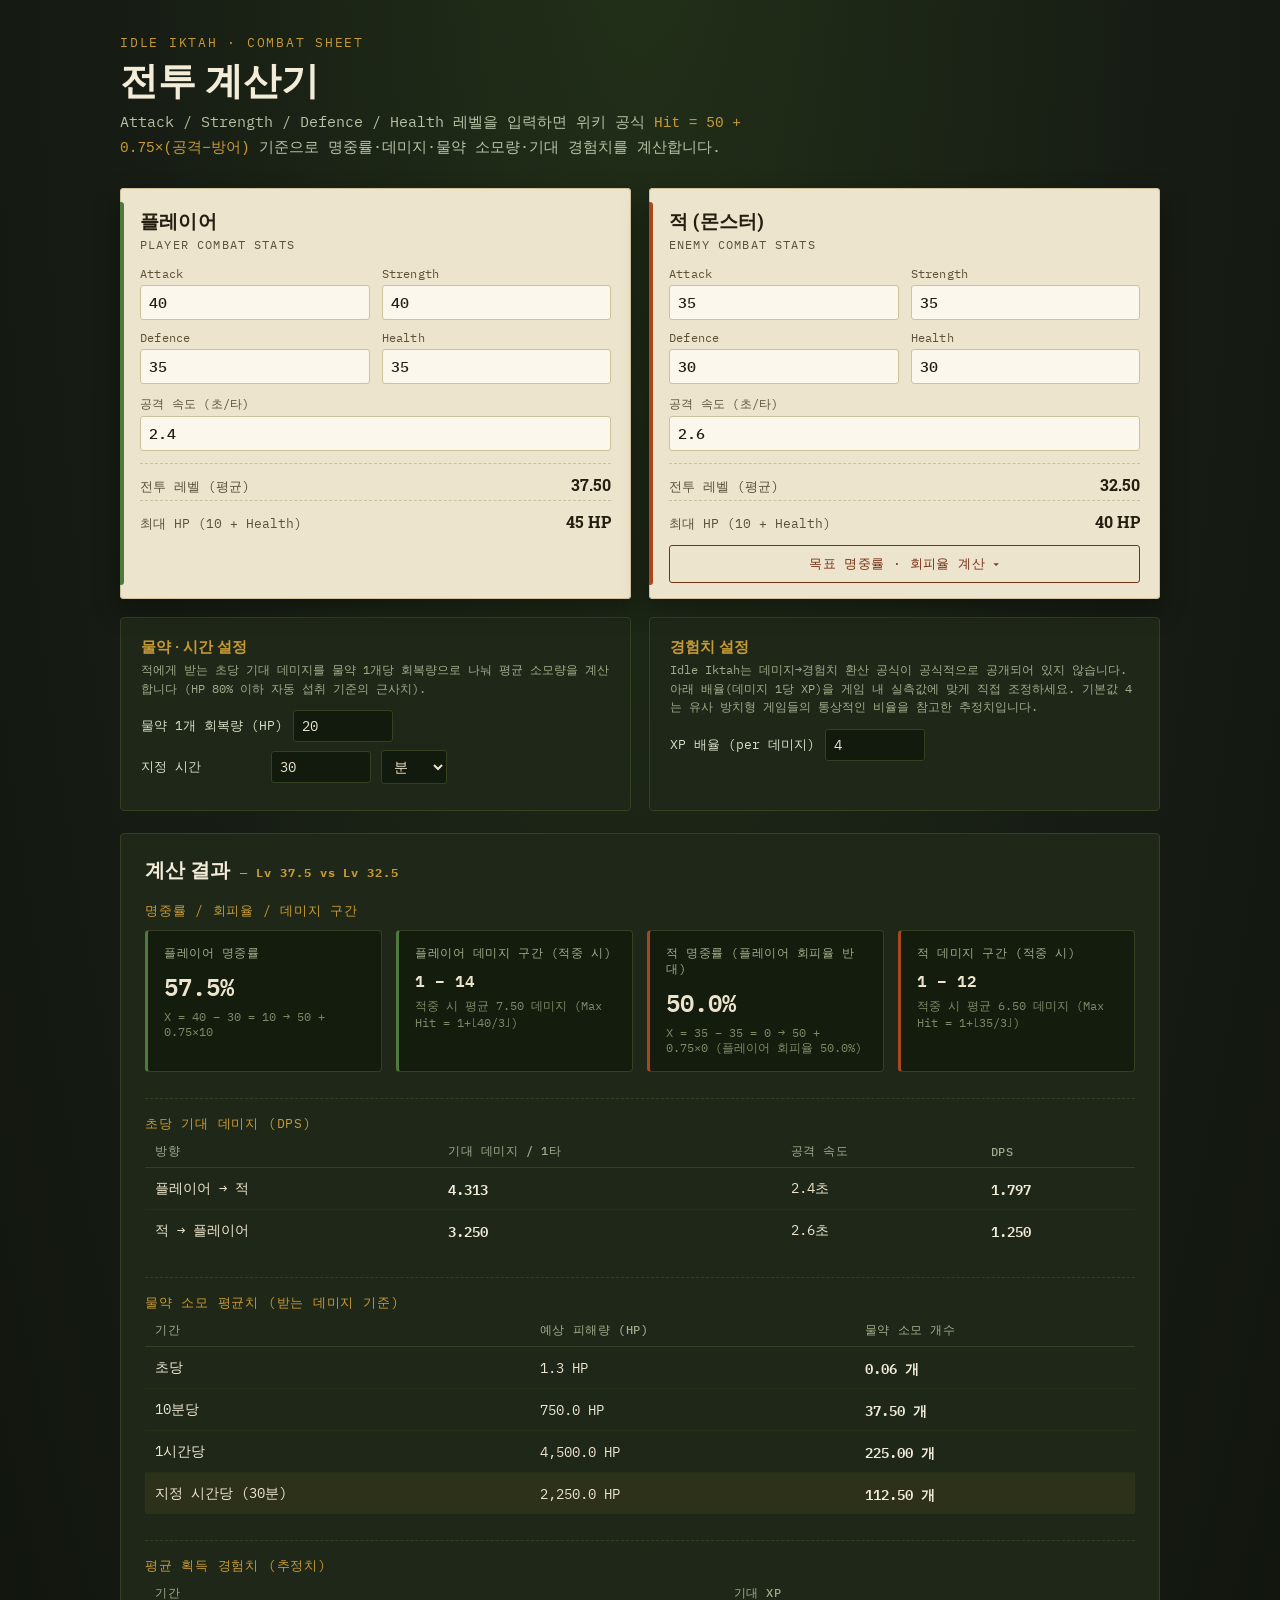
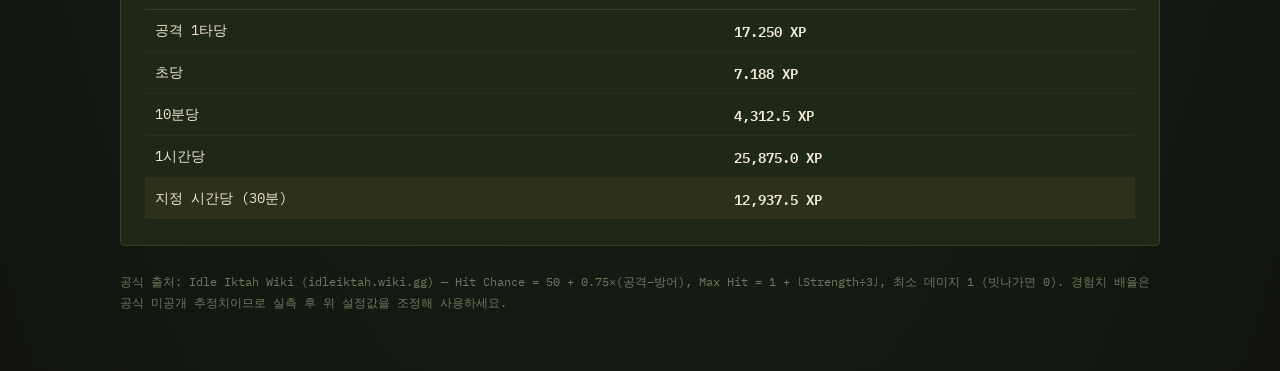
<file: idle_calculator_B.html>
<!DOCTYPE html>
<html lang="ko">
<head>
<meta charset="UTF-8">
<meta name="viewport" content="width=device-width, initial-scale=1.0">
<title>Idle Iktah 전투 계산기</title>
<link rel="preconnect" href="https://fonts.googleapis.com">
<link href="https://fonts.googleapis.com/css2?family=Roboto+Slab:wght@400;600;700&family=IBM+Plex+Mono:wght@400;500;600&display=swap" rel="stylesheet">
<style>
  :root{
    --bg: #171d14;
    --bg-vignette: #10140d;
    --panel: #1f2818;
    --panel-line: #34401f;
    --parchment: #ece4cd;
    --parchment-line: #cfc19a;
    --ink: #241d10;
    --ink-soft: #5b5138;
    --moss: #4f7a3f;
    --moss-deep: #33511f;
    --rust: #a8481f;
    --rust-deep: #7a3216;
    --gold: #c79a35;
    --paper-shadow: rgba(0,0,0,.35);
  }
  *{box-sizing:border-box;}
  body{
    margin:0;
    background:
      radial-gradient(ellipse at 50% -10%, #223018 0%, var(--bg) 55%, var(--bg-vignette) 100%);
    color:var(--parchment);
    font-family:'IBM Plex Mono', monospace;
    padding:32px 18px 60px;
  }
  .wrap{max-width:1040px;margin:0 auto;}

  header{margin-bottom:28px;}
  header .eyebrow{
    font-family:'IBM Plex Mono',monospace;
    font-size:12.5px;
    letter-spacing:.14em;
    color:var(--gold);
    margin:0 0 6px;
  }
  h1{
    font-family:'Roboto Slab', serif;
    font-weight:700;
    font-size:clamp(26px,4vw,38px);
    margin:0 0 8px;
    color:#f2ecd8;
    line-height:1.15;
  }
  header p{
    margin:0;
    color:#b7c2a6;
    font-size:14.5px;
    max-width:640px;
    line-height:1.6;
  }
  header p code{color:var(--gold);font-weight:500;}

  .versus{
    display:grid;
    grid-template-columns:1fr 1fr;
    gap:18px;
    margin-bottom:18px;
  }
  @media (max-width:680px){ .versus{grid-template-columns:1fr;} }

  .sheet{
    background:var(--parchment);
    color:var(--ink);
    border-radius:4px;
    padding:20px 20px 16px;
    box-shadow:0 10px 26px var(--paper-shadow), inset 0 0 0 1px var(--parchment-line);
    position:relative;
  }
  .sheet::before{
    content:'';
    position:absolute; left:0; top:14px; bottom:14px; width:4px;
    border-radius:0 3px 3px 0;
  }
  .sheet.player::before{background:var(--moss);}
  .sheet.enemy::before{background:var(--rust);}

  .sheet h2{
    font-family:'Roboto Slab',serif;
    font-size:19px;
    margin:0 0 2px;
    letter-spacing:.01em;
  }
  .sheet .role{
    font-size:11.5px;
    color:var(--ink-soft);
    margin:0 0 14px;
    text-transform:uppercase;
    letter-spacing:.1em;
  }

  .field-grid{
    display:grid;
    grid-template-columns:1fr 1fr;
    gap:10px 12px;
    margin-bottom:12px;
  }
  .field{display:flex;flex-direction:column;gap:4px;}
  .field label{
    font-size:11.5px;
    color:var(--ink-soft);
    letter-spacing:.02em;
  }
  .field input{
    font-family:'IBM Plex Mono',monospace;
    font-size:15px;
    font-weight:500;
    padding:7px 8px;
    border:1px solid var(--parchment-line);
    border-radius:3px;
    background:#fbf7ec;
    color:var(--ink);
  }
  .field input:focus{outline:2px solid var(--gold); outline-offset:0;}
  .sheet.player .field input:focus{outline-color:var(--moss);}
  .sheet.enemy .field input:focus{outline-color:var(--rust);}

  .cl-row{
    display:flex; justify-content:space-between; align-items:baseline;
    border-top:1px dashed var(--parchment-line);
    padding-top:10px; margin-top:4px;
    font-size:12.5px; color:var(--ink-soft);
  }
  .cl-row b{font-size:16px;color:var(--ink);font-family:'Roboto Slab',serif;}

  .goal-toggle{
    margin-top:12px;
    width:100%;
    font-family:'IBM Plex Mono',monospace;
    font-size:12.5px;
    letter-spacing:.03em;
    padding:9px 10px;
    border-radius:3px;
    border:1px solid var(--rust-deep);
    background:transparent;
    color:var(--rust-deep);
    cursor:pointer;
    transition:background .15s ease, color .15s ease;
  }
  .goal-toggle:hover{background:var(--rust-deep);color:#f6ead9;}
  .goal-toggle[aria-expanded="true"]{background:var(--rust-deep);color:#f6ead9;}

  .goal-panel{
    background:var(--panel);
    border:1px solid var(--gold);
    border-radius:4px;
    padding:18px 20px 20px;
    margin-bottom:22px;
  }
  .goal-panel h3{
    font-family:'Roboto Slab',serif;
    font-size:16px;
    margin:0 0 4px;
    color:var(--gold);
  }
  .goal-panel .note{font-size:12px;color:#9fac8b;margin:0 0 14px;line-height:1.55;}
  .goal-grid{
    display:grid;
    grid-template-columns:1fr 1fr;
    gap:16px;
  }
  @media (max-width:680px){ .goal-grid{grid-template-columns:1fr;} }
  .goal-col .field-inline label{min-width:auto;}
  .goal-col .field-inline input{width:90px;}

  .config-row{
    display:grid;
    grid-template-columns:1fr 1fr;
    gap:18px;
    margin-bottom:22px;
  }
  @media (max-width:680px){ .config-row{grid-template-columns:1fr;} }

  .panel{
    background:var(--panel);
    border:1px solid var(--panel-line);
    border-radius:4px;
    padding:18px 20px;
  }
  .panel h3{
    font-family:'Roboto Slab',serif;
    font-size:15px;
    margin:0 0 4px;
    color:var(--gold);
  }
  .panel .note{
    font-size:12px;
    color:#9fac8b;
    margin:0 0 12px;
    line-height:1.55;
  }
  .panel .field-inline{
    display:flex; align-items:center; gap:10px; flex-wrap:wrap;
    margin-bottom:8px;
  }
  .panel .field-inline label{font-size:13px;color:#d7dcc6;min-width:120px;}
  .panel input, .panel select{
    font-family:'IBM Plex Mono',monospace;
    font-size:14px;
    padding:6px 8px;
    border-radius:3px;
    border:1px solid var(--panel-line);
    background:#111a0c;
    color:var(--parchment);
  }
  .panel input{width:100px;}
  .panel input:focus, .panel select:focus{outline:2px solid var(--gold);outline-offset:0;}

  .ledger{
    background:var(--panel);
    border:1px solid var(--panel-line);
    border-radius:4px;
    padding:22px 24px 26px;
  }
  .ledger h2{
    font-family:'Roboto Slab',serif;
    font-size:20px;
    margin:0 0 18px;
    color:#f2ecd8;
    display:flex; align-items:baseline; gap:10px;
  }
  .ledger h2 span{font-size:12px;color:var(--gold);font-family:'IBM Plex Mono',monospace;letter-spacing:.08em;}

  .stat-grid{
    display:grid;
    grid-template-columns:repeat(auto-fit,minmax(220px,1fr));
    gap:14px;
    margin-bottom:22px;
  }
  .stat-card{
    background:#141c0e;
    border:1px solid var(--panel-line);
    border-radius:4px;
    padding:14px 16px;
  }
  .stat-card .label{font-size:11.5px;color:#9fac8b;letter-spacing:.05em;margin-bottom:6px;}
  .stat-card .value{font-size:24px;font-weight:600;color:var(--parchment);font-family:'IBM Plex Mono',monospace;}
  .stat-card .value.small{font-size:16px;}
  .stat-card .sub{font-size:12px;color:#7d8a68;margin-top:4px;}
  .stat-card.moss{border-left:3px solid var(--moss);}
  .stat-card.rust{border-left:3px solid var(--rust);}
  .stat-card.gold{border-left:3px solid var(--gold);}

  table{width:100%;border-collapse:collapse;font-size:13.5px;}
  thead th{
    text-align:left; font-weight:500; color:#9fac8b;
    font-size:11.5px; letter-spacing:.05em; text-transform:uppercase;
    padding:0 10px 8px; border-bottom:1px solid var(--panel-line);
  }
  tbody td{
    padding:9px 10px;
    border-bottom:1px solid #263019;
    color:var(--parchment);
  }
  tbody tr:last-child td{border-bottom:none;}
  tbody td.num{font-weight:600;color:#f2ecd8;}
  tbody tr.highlight td{background:rgba(199,154,53,.08);}

  .section-title{
    font-size:13px; color:var(--gold); letter-spacing:.06em;
    margin:26px 0 10px; padding-top:16px; border-top:1px dashed var(--panel-line);
  }
  .section-title:first-of-type{margin-top:0;padding-top:0;border-top:none;}

  footer{margin-top:26px;font-size:12px;color:#6d7a5c;line-height:1.7;}
  footer a{color:var(--gold);}
</style>
</head>
<body>
<div class="wrap">

  <header>
    <p class="eyebrow">IDLE IKTAH · COMBAT SHEET</p>
    <h1>전투 계산기</h1>
    <p>Attack / Strength / Defence / Health 레벨을 입력하면 위키 공식 <code>Hit = 50 + 0.75×(공격−방어)</code> 기준으로
    명중률·데미지·물약 소모량·기대 경험치를 계산합니다.</p>
  </header>

  <div class="versus">
    <div class="sheet player">
      <h2>플레이어</h2>
      <p class="role">Player Combat Stats</p>
      <div class="field-grid">
        <div class="field"><label for="pAtk">Attack</label><input id="pAtk" type="number" value="40" min="1"></div>
        <div class="field"><label for="pStr">Strength</label><input id="pStr" type="number" value="40" min="1"></div>
        <div class="field"><label for="pDef">Defence</label><input id="pDef" type="number" value="35" min="1"></div>
        <div class="field"><label for="pHp">Health</label><input id="pHp" type="number" value="35" min="1"></div>
      </div>
      <div class="field-grid" style="grid-template-columns:1fr;">
        <div class="field"><label for="pSpeed">공격 속도 (초/타)</label><input id="pSpeed" type="number" value="2.4" min="0.1" step="0.1"></div>
      </div>
      <div class="cl-row"><span>전투 레벨 (평균)</span><b id="pCL">–</b></div>
      <div class="cl-row"><span>최대 HP (10 + Health)</span><b id="pMaxHp">–</b></div>
    </div>

    <div class="sheet enemy">
      <h2>적 (몬스터)</h2>
      <p class="role">Enemy Combat Stats</p>
      <div class="field-grid">
        <div class="field"><label for="eAtk">Attack</label><input id="eAtk" type="number" value="35" min="1"></div>
        <div class="field"><label for="eStr">Strength</label><input id="eStr" type="number" value="35" min="1"></div>
        <div class="field"><label for="eDef">Defence</label><input id="eDef" type="number" value="30" min="1"></div>
        <div class="field"><label for="eHp">Health</label><input id="eHp" type="number" value="30" min="1"></div>
      </div>
      <div class="field-grid" style="grid-template-columns:1fr;">
        <div class="field"><label for="eSpeed">공격 속도 (초/타)</label><input id="eSpeed" type="number" value="2.6" min="0.1" step="0.1"></div>
      </div>
      <div class="cl-row"><span>전투 레벨 (평균)</span><b id="eCL">–</b></div>
      <div class="cl-row"><span>최대 HP (10 + Health)</span><b id="eMaxHp">–</b></div>
      <button type="button" id="goalToggle" class="goal-toggle">목표 명중률 · 회피율 계산 ▾</button>
    </div>
  </div>

  <div class="goal-panel" id="goalPanel" hidden>
    <h3>목표 스탯 역산</h3>
    <p class="note">위 적(enemy) 스탯을 기준으로, 원하는 명중률/회피율을 달성하기 위해 플레이어에게 필요한 최소 레벨을 계산합니다.</p>
    <div class="goal-grid">
      <div class="goal-col">
        <div class="field-inline">
          <label for="goalHit">목표 명중률 (%)</label>
          <input id="goalHit" type="number" value="100" min="0" max="100" step="0.1">
        </div>
        <div class="stat-card moss" style="margin-top:10px;">
          <div class="label">필요한 Attack 레벨</div>
          <div class="value" id="goalAtkResult">–</div>
          <div class="sub" id="goalAtkCalc">–</div>
        </div>
      </div>
      <div class="goal-col">
        <div class="field-inline">
          <label for="goalAvoid">목표 회피율 (%)</label>
          <input id="goalAvoid" type="number" value="100" min="0" max="100" step="0.1">
        </div>
        <div class="stat-card rust" style="margin-top:10px;">
          <div class="label">필요한 Defence 레벨</div>
          <div class="value" id="goalDefResult">–</div>
          <div class="sub" id="goalDefCalc">–</div>
        </div>
      </div>
    </div>
  </div>

  <div class="config-row">
    <div class="panel">
      <h3>물약 · 시간 설정</h3>
      <p class="note">적에게 받는 초당 기대 데미지를 물약 1개당 회복량으로 나눠 평균 소모량을 계산합니다 (HP 80% 이하 자동 섭취 기준의 근사치).</p>
      <div class="field-inline">
        <label for="potionHeal">물약 1개 회복량 (HP)</label>
        <input id="potionHeal" type="number" value="20" min="1">
      </div>
      <div class="field-inline">
        <label for="customDur">지정 시간</label>
        <input id="customDur" type="number" value="30" min="1">
        <select id="customUnit">
          <option value="1">초</option>
          <option value="60" selected>분</option>
          <option value="3600">시간</option>
        </select>
      </div>
    </div>

    <div class="panel">
      <h3>경험치 설정</h3>
      <p class="note">Idle Iktah는 데미지→경험치 환산 공식이 공식적으로 공개되어 있지 않습니다. 아래 배율(데미지 1당 XP)을 게임 내 실측값에 맞게 직접 조정하세요. 기본값 4는 유사 방치형 게임들의 통상적인 비율을 참고한 추정치입니다.</p>
      <div class="field-inline">
        <label for="xpMult">XP 배율 (per 데미지)</label>
        <input id="xpMult" type="number" value="4" min="0" step="0.1">
      </div>
    </div>
  </div>

  <div class="ledger">
    <h2>계산 결과 <span id="matchupLabel"></span></h2>

    <div class="section-title">명중률 / 회피율 / 데미지 구간</div>
    <div class="stat-grid">
      <div class="stat-card moss">
        <div class="label">플레이어 명중률</div>
        <div class="value" id="pHitChance">–</div>
        <div class="sub" id="pHitCalc">–</div>
      </div>
      <div class="stat-card moss">
        <div class="label">플레이어 데미지 구간 (적중 시)</div>
        <div class="value small" id="pDmgRange">–</div>
        <div class="sub" id="pDmgAvg">–</div>
      </div>
      <div class="stat-card rust">
        <div class="label">적 명중률 (플레이어 회피율 반대)</div>
        <div class="value" id="eHitChance">–</div>
        <div class="sub" id="eHitCalc">–</div>
      </div>
      <div class="stat-card rust">
        <div class="label">적 데미지 구간 (적중 시)</div>
        <div class="value small" id="eDmgRange">–</div>
        <div class="sub" id="eDmgAvg">–</div>
      </div>
    </div>

    <div class="section-title">초당 기대 데미지 (DPS)</div>
    <table>
      <thead><tr><th>방향</th><th>기대 데미지 / 1타</th><th>공격 속도</th><th>DPS</th></tr></thead>
      <tbody>
        <tr><td>플레이어 → 적</td><td class="num" id="pDpaOut">–</td><td id="pSpeedOut">–</td><td class="num" id="pDpsOut">–</td></tr>
        <tr><td>적 → 플레이어</td><td class="num" id="eDpaOut">–</td><td id="eSpeedOut">–</td><td class="num" id="eDpsOut">–</td></tr>
      </tbody>
    </table>

    <div class="section-title">물약 소모 평균치 (받는 데미지 기준)</div>
    <table>
      <thead><tr><th>기간</th><th>예상 피해량 (HP)</th><th>물약 소모 개수</th></tr></thead>
      <tbody>
        <tr><td>초당</td><td id="potDmgSec">–</td><td class="num" id="potSec">–</td></tr>
        <tr><td>10분당</td><td id="potDmg10m">–</td><td class="num" id="pot10m">–</td></tr>
        <tr><td>1시간당</td><td id="potDmg1h">–</td><td class="num" id="pot1h">–</td></tr>
        <tr class="highlight"><td id="potCustomLabel">지정 시간당</td><td id="potDmgCustom">–</td><td class="num" id="potCustom">–</td></tr>
      </tbody>
    </table>

    <div class="section-title">평균 획득 경험치 (추정치)</div>
    <table>
      <thead><tr><th>기간</th><th>기대 XP</th></tr></thead>
      <tbody>
        <tr><td>공격 1타당</td><td class="num" id="xpPerHit">–</td></tr>
        <tr><td>초당</td><td class="num" id="xpSec">–</td></tr>
        <tr><td>10분당</td><td class="num" id="xp10m">–</td></tr>
        <tr><td>1시간당</td><td class="num" id="xp1h">–</td></tr>
        <tr class="highlight"><td id="xpCustomLabel">지정 시간당</td><td class="num" id="xpCustom">–</td></tr>
      </tbody>
    </table>
  </div>

  <footer>
    공식 출처: Idle Iktah Wiki (idleiktah.wiki.gg) — Hit Chance = 50 + 0.75×(공격−방어), Max Hit = 1 + ⌊Strength÷3⌋, 최소 데미지 1 (빗나가면 0).
    경험치 배율은 공식 미공개 추정치이므로 실측 후 위 설정값을 조정해 사용하세요.
  </footer>

</div>

<script>
function clamp(v,lo,hi){ return Math.max(lo, Math.min(hi, v)); }
function num(id){ return parseFloat(document.getElementById(id).value) || 0; }
function fmt(v, d){ return (isFinite(v)?v:0).toLocaleString('ko-KR', {minimumFractionDigits:d, maximumFractionDigits:d}); }

function calc(){
  const pAtk=num('pAtk'), pStr=num('pStr'), pDef=num('pDef'), pHp=num('pHp'), pSpeed=Math.max(0.1,num('pSpeed'));
  const eAtk=num('eAtk'), eStr=num('eStr'), eDef=num('eDef'), eHp=num('eHp'), eSpeed=Math.max(0.1,num('eSpeed'));
  const potionHeal=Math.max(1,num('potionHeal'));
  const customDur=Math.max(1,num('customDur'));
  const customUnitSec=num('customUnit');
  const xpMult=num('xpMult');

  // Combat levels
  const pCL=(pAtk+pStr+pDef+pHp)/4;
  const eCL=(eAtk+eStr+eDef+eHp)/4;
  document.getElementById('pCL').textContent=fmt(pCL,2);
  document.getElementById('eCL').textContent=fmt(eCL,2);
  document.getElementById('pMaxHp').textContent=(10+pHp)+' HP';
  document.getElementById('eMaxHp').textContent=(10+eHp)+' HP';
  document.getElementById('matchupLabel').textContent = `— Lv ${pCL.toFixed(1)} vs Lv ${eCL.toFixed(1)}`;

  // Hit chances
  const pX = pAtk-eDef;
  const pHitChance = clamp(50+0.75*pX,0,100);
  const eX = eAtk-pDef;
  const eHitChance = clamp(50+0.75*eX,0,100); // = enemy's chance to land on player = 100 - player avoid chance

  document.getElementById('pHitChance').textContent = fmt(pHitChance,1)+'%';
  document.getElementById('pHitCalc').textContent = `X = ${pAtk} − ${eDef} = ${pX} → 50 + 0.75×${pX}`;
  document.getElementById('eHitChance').textContent = fmt(eHitChance,1)+'%';
  document.getElementById('eHitCalc').textContent = `X = ${eAtk} − ${pDef} = ${eX} → 50 + 0.75×${eX} (플레이어 회피율 ${fmt(100-eHitChance,1)}%)`;

  // Damage ranges
  const pMaxHit = 1+Math.floor(pStr/3);
  const pAvgHit = (1+pMaxHit)/2;
  const eMaxHit = 1+Math.floor(eStr/3);
  const eAvgHit = (1+eMaxHit)/2;

  document.getElementById('pDmgRange').textContent = `1 – ${pMaxHit}`;
  document.getElementById('pDmgAvg').textContent = `적중 시 평균 ${fmt(pAvgHit,2)} 데미지 (Max Hit = 1+⌊${pStr}/3⌋)`;
  document.getElementById('eDmgRange').textContent = `1 – ${eMaxHit}`;
  document.getElementById('eDmgAvg').textContent = `적중 시 평균 ${fmt(eAvgHit,2)} 데미지 (Max Hit = 1+⌊${eStr}/3⌋)`;

  // Expected damage per attack (including miss chance) & DPS
  const pDpa = (pHitChance/100)*pAvgHit;
  const eDpa = (eHitChance/100)*eAvgHit;
  const pDps = pDpa/pSpeed;
  const eDps = eDpa/eSpeed;

  document.getElementById('pDpaOut').textContent = fmt(pDpa,3);
  document.getElementById('pSpeedOut').textContent = pSpeed+'초';
  document.getElementById('pDpsOut').textContent = fmt(pDps,3);
  document.getElementById('eDpaOut').textContent = fmt(eDpa,3);
  document.getElementById('eSpeedOut').textContent = eSpeed+'초';
  document.getElementById('eDpsOut').textContent = fmt(eDps,3);

  // Potion consumption (based on damage player receives, i.e. eDps)
  const periods = [
    {sec:1, dmgId:'potDmgSec', potId:'potSec'},
    {sec:600, dmgId:'potDmg10m', potId:'pot10m'},
    {sec:3600, dmgId:'potDmg1h', potId:'pot1h'},
  ];
  periods.forEach(p=>{
    const dmg = eDps*p.sec;
    document.getElementById(p.dmgId).textContent = fmt(dmg,1)+' HP';
    document.getElementById(p.potId).textContent = fmt(dmg/potionHeal,2)+' 개';
  });
  const customSec = customDur*customUnitSec;
  const customUnitLabel = {1:'초',60:'분',3600:'시간'}[customUnitSec] || '초';
  const customDmg = eDps*customSec;
  document.getElementById('potCustomLabel').textContent = `지정 시간당 (${customDur}${customUnitLabel})`;
  document.getElementById('potDmgCustom').textContent = fmt(customDmg,1)+' HP';
  document.getElementById('potCustom').textContent = fmt(customDmg/potionHeal,2)+' 개';

  // XP
  const xpPerHit = pDpa*xpMult;
  const xpPerSec = xpPerHit/pSpeed;
  document.getElementById('xpPerHit').textContent = fmt(xpPerHit,3)+' XP';
  document.getElementById('xpSec').textContent = fmt(xpPerSec,3)+' XP';
  document.getElementById('xp10m').textContent = fmt(xpPerSec*600,1)+' XP';
  document.getElementById('xp1h').textContent = fmt(xpPerSec*3600,1)+' XP';
  document.getElementById('xpCustomLabel').textContent = `지정 시간당 (${customDur}${customUnitLabel})`;
  document.getElementById('xpCustom').textContent = fmt(xpPerSec*customSec,1)+' XP';

  // Goal stat reverse-calculation (needs current enemy Def/Atk, computed here so it stays live)
  const goalHit = clamp(num('goalHit'),0,100);
  const goalAvoid = clamp(num('goalAvoid'),0,100);

  const neededAtkRaw = eDef + (goalHit-50)/0.75;
  const neededAtk = Math.max(1, Math.ceil(neededAtkRaw));
  document.getElementById('goalAtkResult').textContent = neededAtk;
  document.getElementById('goalAtkCalc').textContent =
    `${goalHit}% = 50+0.75×(Atk−${eDef}) → Atk ≥ ${fmt(neededAtkRaw,2)}`;

  const neededDefRaw = eAtk + (goalAvoid-50)/0.75;
  const neededDef = Math.max(1, Math.ceil(neededDefRaw));
  document.getElementById('goalDefResult').textContent = neededDef;
  document.getElementById('goalDefCalc').textContent =
    `${goalAvoid}% = 50+0.75×(Def−${eAtk}) → Def ≥ ${fmt(neededDefRaw,2)}`;
}

document.querySelectorAll('input, select').forEach(el=>el.addEventListener('input', calc));

const goalToggle = document.getElementById('goalToggle');
const goalPanel = document.getElementById('goalPanel');
goalToggle.addEventListener('click', ()=>{
  const isOpen = !goalPanel.hidden;
  goalPanel.hidden = isOpen;
  goalToggle.setAttribute('aria-expanded', String(!isOpen));
  goalToggle.textContent = isOpen ? '목표 명중률 · 회피율 계산 ▾' : '목표 명중률 · 회피율 계산 ▴';
});

calc();
</script>
</body>
</html>
</file>
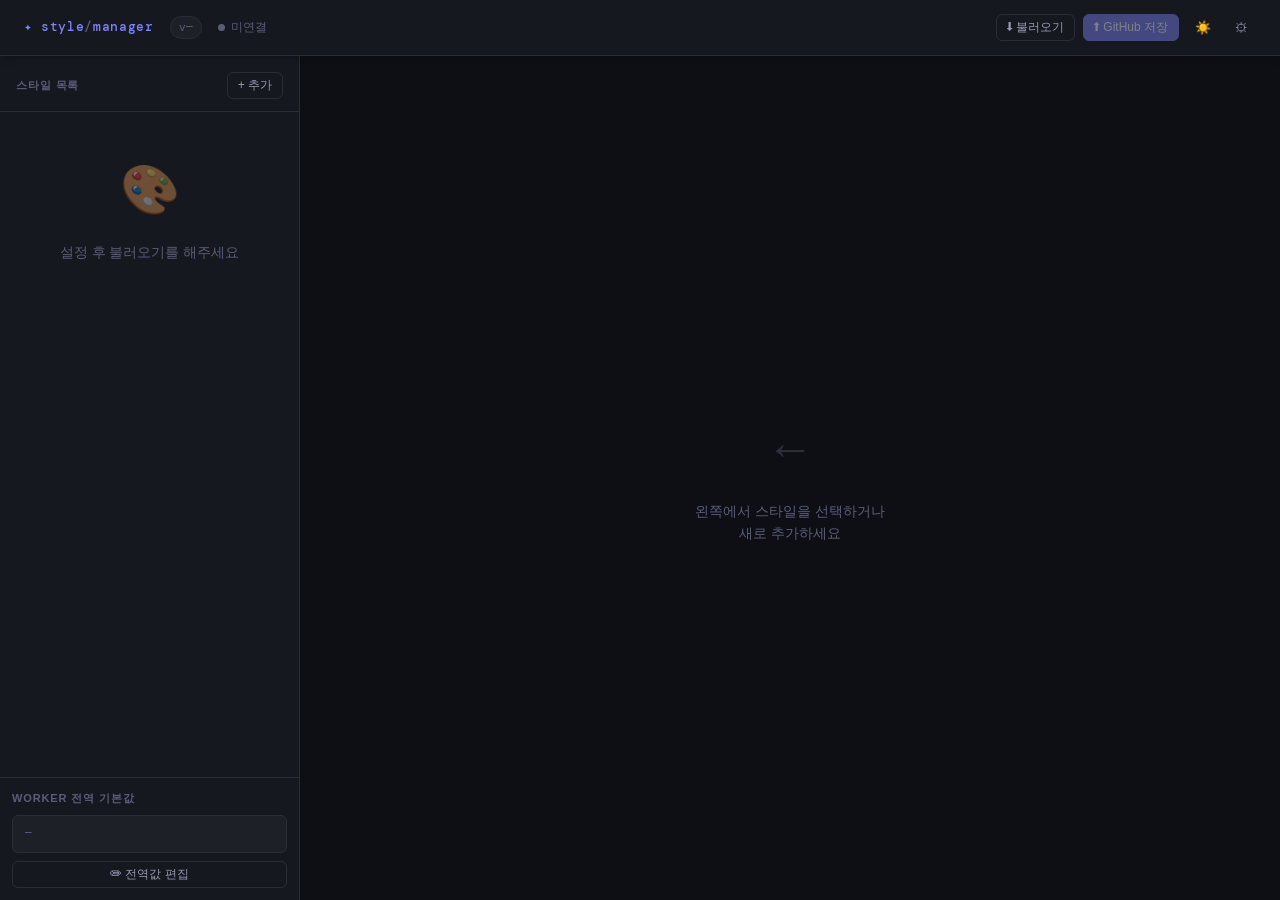
<file: style.html>
<!DOCTYPE html>
<html lang="ko">
<head>
<meta charset="UTF-8">
<meta name="viewport" content="width=device-width, initial-scale=1.0">
<title>Style Manager — NAI Proxy</title>
<link rel="preconnect" href="https://fonts.googleapis.com">
<link href="https://fonts.googleapis.com/css2?family=DM+Mono:ital,wght@0,300;0,400;0,500;1,400&family=Pretendard:wght@300;400;500;600;700&display=swap" rel="stylesheet">
<style>
/* ═══════════════════════════════════════════════════════════════════
   CSS VARIABLES — THEMES
═══════════════════════════════════════════════════════════════════ */
:root {
  --transition: 0.2s ease;
}

[data-theme="dark"] {
  --bg:          #0e0f14;
  --bg2:         #161820;
  --bg3:         #1e2028;
  --border:      #2a2c38;
  --border2:     #363848;
  --text:        #e8eaf0;
  --text2:       #9699b0;
  --text3:       #5a5d78;
  --accent:      #7c83f5;
  --accent-dim:  #4a4f9e;
  --accent-glow: rgba(124,131,245,0.15);
  --danger:      #f56e6e;
  --danger-dim:  #7a2525;
  --success:     #6ef59a;
  --warning:     #f5c96e;
  --tag-bg:      #252736;
  --input-bg:    #13141c;
  --shadow:      0 4px 24px rgba(0,0,0,0.5);
  --shadow-sm:   0 2px 8px rgba(0,0,0,0.3);
}

[data-theme="light"] {
  --bg:          #f5f6fa;
  --bg2:         #ffffff;
  --bg3:         #eef0f8;
  --border:      #d8dae8;
  --border2:     #c2c5dc;
  --text:        #1a1c2e;
  --text2:       #5a5d78;
  --text3:       #9699b0;
  --accent:      #5058d8;
  --accent-dim:  #c5c8f8;
  --accent-glow: rgba(80,88,216,0.10);
  --danger:      #d94040;
  --danger-dim:  #fde8e8;
  --success:     #1a8f46;
  --warning:     #c47a00;
  --tag-bg:      #eef0f8;
  --input-bg:    #f8f9ff;
  --shadow:      0 4px 24px rgba(0,0,0,0.10);
  --shadow-sm:   0 2px 8px rgba(0,0,0,0.06);
}

/* ═══════════════════════════════════════════════════════════════════
   RESET & BASE
═══════════════════════════════════════════════════════════════════ */
*, *::before, *::after { box-sizing: border-box; margin: 0; padding: 0; }

body {
  font-family: 'Pretendard', 'Apple SD Gothic Neo', sans-serif;
  background: var(--bg);
  color: var(--text);
  min-height: 100vh;
  font-size: 14px;
  line-height: 1.6;
  transition: background var(--transition), color var(--transition);
}

/* ═══════════════════════════════════════════════════════════════════
   LAYOUT
═══════════════════════════════════════════════════════════════════ */
.app {
  display: grid;
  grid-template-rows: auto 1fr;
  min-height: 100vh;
}

.topbar {
  background: var(--bg2);
  border-bottom: 1px solid var(--border);
  padding: 0 24px;
  height: 56px;
  display: flex;
  align-items: center;
  gap: 16px;
  position: sticky;
  top: 0;
  z-index: 100;
  box-shadow: var(--shadow-sm);
}

.topbar-logo {
  font-family: 'DM Mono', monospace;
  font-size: 13px;
  font-weight: 500;
  color: var(--accent);
  letter-spacing: 0.05em;
  white-space: nowrap;
}

.topbar-logo span { color: var(--text3); }

.topbar-spacer { flex: 1; }

.topbar-actions { display: flex; align-items: center; gap: 8px; }

.main-layout {
  display: grid;
  grid-template-columns: 300px 1fr;
  height: calc(100vh - 56px);
  overflow: hidden;
  min-height: 0;
}

.sidebar {
  background: var(--bg2);
  border-right: 1px solid var(--border);
  display: flex;
  flex-direction: column;
  overflow: hidden;
  min-height: 0;
}

.sidebar-header {
  padding: 16px 16px 12px;
  border-bottom: 1px solid var(--border);
  display: flex;
  align-items: center;
  gap: 8px;
}

.sidebar-title {
  font-size: 11px;
  font-weight: 600;
  letter-spacing: 0.08em;
  text-transform: uppercase;
  color: var(--text3);
  flex: 1;
}

.style-list {
  flex: 1;
  overflow-y: auto;
  padding: 8px;
}

.style-item {
  display: flex;
  align-items: center;
  gap: 10px;
  padding: 10px 12px;
  border-radius: 8px;
  cursor: pointer;
  border: 1px solid transparent;
  transition: all var(--transition);
  margin-bottom: 2px;
}

.style-item:hover {
  background: var(--bg3);
  border-color: var(--border);
}

.style-item.active {
  background: var(--accent-glow);
  border-color: var(--accent-dim);
}

.style-item.active .style-item-key {
  color: var(--accent);
}

.style-thumb {
  width: 40px;
  height: 40px;
  border-radius: 6px;
  background: var(--bg3);
  border: 1px solid var(--border);
  overflow: hidden;
  flex-shrink: 0;
  display: flex;
  align-items: center;
  justify-content: center;
  color: var(--text3);
  font-size: 16px;
}

.style-thumb img {
  width: 100%;
  height: 100%;
  object-fit: cover;
}

.style-item-info { flex: 1; min-width: 0; }

.style-item-key {
  font-family: 'DM Mono', monospace;
  font-size: 12px;
  font-weight: 500;
  color: var(--text);
  white-space: nowrap;
  overflow: hidden;
  text-overflow: ellipsis;
}

.style-item-label {
  font-size: 11px;
  color: var(--text3);
  white-space: nowrap;
  overflow: hidden;
  text-overflow: ellipsis;
}

.default-badge {
  font-size: 9px;
  font-weight: 600;
  letter-spacing: 0.06em;
  text-transform: uppercase;
  background: var(--accent-glow);
  color: var(--accent);
  border: 1px solid var(--accent-dim);
  padding: 1px 6px;
  border-radius: 4px;
  flex-shrink: 0;
}

/* ═══════════════════════════════════════════════════════════════════
   EDITOR PANEL
═══════════════════════════════════════════════════════════════════ */
.editor-panel {
  display: flex;
  flex-direction: column;
  overflow: hidden;
  background: var(--bg);
  min-height: 0;
}

.editor-header {
  background: var(--bg2);
  border-bottom: 1px solid var(--border);
  padding: 14px 24px;
  display: flex;
  align-items: center;
  gap: 12px;
}

.editor-key-display {
  font-family: 'DM Mono', monospace;
  font-size: 15px;
  font-weight: 500;
  color: var(--text);
}

.editor-key-display small {
  color: var(--text3);
  font-size: 12px;
  margin-left: 8px;
  font-family: 'Pretendard', sans-serif;
  font-weight: 400;
}

.editor-content {
  flex: 1;
  overflow-y: auto;
  padding: 24px;
  display: flex;
  flex-direction: column;
  gap: 20px;
}

/* ═══════════════════════════════════════════════════════════════════
   CARDS / SECTIONS
═══════════════════════════════════════════════════════════════════ */
.card {
  background: var(--bg2);
  border: 1px solid var(--border);
  border-radius: 12px;
  overflow: hidden;
}

.card-header {
  padding: 12px 16px;
  border-bottom: 1px solid var(--border);
  display: flex;
  align-items: center;
  gap: 8px;
  background: var(--bg3);
}

.card-title {
  font-size: 11px;
  font-weight: 600;
  letter-spacing: 0.08em;
  text-transform: uppercase;
  color: var(--text2);
  flex: 1;
}

.card-body { padding: 16px; display: flex; flex-direction: column; gap: 14px; }

/* ═══════════════════════════════════════════════════════════════════
   FORM ELEMENTS
═══════════════════════════════════════════════════════════════════ */
.field { display: flex; flex-direction: column; gap: 6px; }

.field-row {
  display: grid;
  grid-template-columns: 1fr 1fr;
  gap: 12px;
}

.field-row-3 {
  display: grid;
  grid-template-columns: 1fr 1fr 1fr;
  gap: 12px;
}

label {
  font-size: 11px;
  font-weight: 600;
  color: var(--text2);
  letter-spacing: 0.04em;
}

label .required { color: var(--accent); margin-left: 2px; }
label .hint { color: var(--text3); font-weight: 400; margin-left: 4px; }

input[type="text"],
input[type="url"],
input[type="number"],
input[type="password"],
select,
textarea {
  background: var(--input-bg);
  border: 1px solid var(--border);
  border-radius: 8px;
  color: var(--text);
  font-family: inherit;
  font-size: 13px;
  padding: 8px 12px;
  transition: border-color var(--transition), box-shadow var(--transition);
  outline: none;
  width: 100%;
}

input:focus, select:focus, textarea:focus {
  border-color: var(--accent);
  box-shadow: 0 0 0 3px var(--accent-glow);
}

textarea {
  resize: vertical;
  font-family: 'DM Mono', monospace;
  font-size: 12px;
  line-height: 1.7;
  min-height: 120px;
  field-sizing: content; /* 내용에 맞게 자동 높이 (지원 브라우저) */
}

/* 프롬프트 텍스트에어리어는 더 크게 */
textarea#fPromptPrefix,
textarea#fNegPrefix {
  min-height: 160px;
}

select { cursor: pointer; }

.checkbox-row {
  display: flex;
  align-items: center;
  gap: 8px;
  padding: 10px 12px;
  background: var(--bg3);
  border: 1px solid var(--border);
  border-radius: 8px;
  cursor: pointer;
  transition: border-color var(--transition);
}

.checkbox-row:hover { border-color: var(--accent-dim); }

.checkbox-row input[type="checkbox"] {
  width: 16px;
  height: 16px;
  accent-color: var(--accent);
  cursor: pointer;
}

.checkbox-row label {
  cursor: pointer;
  font-size: 13px;
  font-weight: 500;
  color: var(--text);
  letter-spacing: 0;
}

.checkbox-row .check-hint {
  font-size: 11px;
  color: var(--text3);
  font-weight: 400;
  margin-left: 4px;
}

/* override section — collapsible */
.override-section {
  border: 1px solid var(--border);
  border-radius: 8px;
  overflow: hidden;
}

.override-body {
  padding: 14px;
  display: flex;
  flex-direction: column;
  gap: 12px;
  background: var(--bg);
}

/* ═══════════════════════════════════════════════════════════════════
   BUTTONS
═══════════════════════════════════════════════════════════════════ */
.btn {
  display: inline-flex;
  align-items: center;
  gap: 6px;
  padding: 7px 14px;
  border-radius: 8px;
  border: 1px solid transparent;
  font-family: inherit;
  font-size: 13px;
  font-weight: 500;
  cursor: pointer;
  transition: all var(--transition);
  white-space: nowrap;
  text-decoration: none;
}

.btn:disabled { opacity: 0.45; cursor: not-allowed; }

.btn-primary {
  background: var(--accent);
  color: #fff;
  border-color: var(--accent);
}
.btn-primary:hover:not(:disabled) {
  filter: brightness(1.12);
  box-shadow: 0 0 12px var(--accent-glow);
}

.btn-secondary {
  background: transparent;
  color: var(--text2);
  border-color: var(--border);
}
.btn-secondary:hover:not(:disabled) {
  background: var(--bg3);
  color: var(--text);
  border-color: var(--border2);
}

.btn-danger {
  background: transparent;
  color: var(--danger);
  border-color: var(--danger-dim);
}
.btn-danger:hover:not(:disabled) {
  background: var(--danger-dim);
}

.btn-ghost {
  background: transparent;
  color: var(--text2);
  border-color: transparent;
  padding: 7px 10px;
}
.btn-ghost:hover:not(:disabled) {
  background: var(--bg3);
  color: var(--text);
}

.btn-sm { padding: 4px 10px; font-size: 12px; border-radius: 6px; }
.btn-icon { padding: 7px; }

/* ═══════════════════════════════════════════════════════════════════
   PREVIEW IMAGE
═══════════════════════════════════════════════════════════════════ */
.preview-area {
  display: flex;
  align-items: flex-start;
  gap: 16px;
}

.preview-img-wrap {
  width: 120px;
  height: 160px;
  flex-shrink: 0;
  border-radius: 8px;
  border: 1px solid var(--border);
  background: var(--bg3);
  overflow: hidden;
  display: flex;
  align-items: center;
  justify-content: center;
  color: var(--text3);
  font-size: 28px;
  position: relative;
}

.preview-img-wrap img {
  width: 100%;
  height: 100%;
  object-fit: cover;
}

.preview-upload-info { flex: 1; display: flex; flex-direction: column; gap: 8px; }

.preview-filename {
  font-family: 'DM Mono', monospace;
  font-size: 11px;
  color: var(--text3);
  word-break: break-all;
}

/* ═══════════════════════════════════════════════════════════════════
   SETTINGS PANEL (modal-ish drawer)
═══════════════════════════════════════════════════════════════════ */
.overlay {
  position: fixed;
  inset: 0;
  background: rgba(0,0,0,0.5);
  z-index: 200;
  display: none;
  backdrop-filter: blur(2px);
  overflow: hidden;
}
.overlay.open { display: flex; align-items: stretch; justify-content: flex-end; }

.settings-drawer {
  background: var(--bg2);
  border-left: 1px solid var(--border);
  width: 440px;
  max-width: 100vw;
  height: 100%;
  overflow-y: auto;
  overflow-x: hidden;
  padding: 24px;
  display: flex;
  flex-direction: column;
  gap: 20px;
  box-shadow: var(--shadow);
  animation: slideIn 0.2s ease;
  box-sizing: border-box;
}

@keyframes slideIn {
  from { transform: translateX(24px); opacity: 0; }
  to   { transform: translateX(0);    opacity: 1; }
}

.drawer-header {
  display: flex;
  align-items: center;
  gap: 8px;
}
.drawer-title {
  font-size: 15px;
  font-weight: 600;
  flex: 1;
}

/* ═══════════════════════════════════════════════════════════════════
   STATUS / TOAST
═══════════════════════════════════════════════════════════════════ */
.toast-container {
  position: fixed;
  bottom: 24px;
  right: 24px;
  z-index: 999;
  display: flex;
  flex-direction: column;
  gap: 8px;
}

.toast {
  padding: 10px 16px;
  border-radius: 8px;
  font-size: 13px;
  font-weight: 500;
  box-shadow: var(--shadow);
  animation: toastIn 0.2s ease;
  display: flex;
  align-items: center;
  gap: 8px;
  max-width: 360px;
}

@keyframes toastIn {
  from { transform: translateY(8px); opacity: 0; }
  to   { transform: translateY(0);   opacity: 1; }
}

.toast-success { background: var(--success); color: #fff; }
.toast-error   { background: var(--danger);  color: #fff; }
.toast-info    { background: var(--bg3);     color: var(--text); border: 1px solid var(--border); }

/* ═══════════════════════════════════════════════════════════════════
   EMPTY STATE
═══════════════════════════════════════════════════════════════════ */
.empty-state {
  flex: 1;
  display: flex;
  flex-direction: column;
  align-items: center;
  justify-content: center;
  gap: 12px;
  color: var(--text3);
  text-align: center;
  padding: 40px;
}
.empty-state .icon { font-size: 48px; opacity: 0.4; }
.empty-state p { font-size: 14px; }

/* ═══════════════════════════════════════════════════════════════════
   MISC
═══════════════════════════════════════════════════════════════════ */
.version-badge {
  font-family: 'DM Mono', monospace;
  font-size: 11px;
  padding: 2px 8px;
  background: var(--bg3);
  border: 1px solid var(--border);
  border-radius: 20px;
  color: var(--text3);
}

.health-indicator {
  display: inline-flex;
  align-items: center;
  gap: 6px;
  font-size: 12px;
  color: var(--text3);
}
.health-dot {
  width: 7px;
  height: 7px;
  border-radius: 50%;
  background: var(--text3);
}
.health-dot.ok     { background: var(--success); }
.health-dot.error  { background: var(--danger); }
.health-dot.pulse  { animation: pulse 1.2s infinite; background: var(--warning); }
@keyframes pulse {
  0%, 100% { opacity: 1; } 50% { opacity: 0.3; }
}

.divider {
  height: 1px;
  background: var(--border);
  margin: 4px 0;
}

.tag {
  display: inline-flex;
  align-items: center;
  gap: 4px;
  font-size: 10px;
  font-weight: 600;
  letter-spacing: 0.05em;
  text-transform: uppercase;
  padding: 2px 8px;
  border-radius: 4px;
  background: var(--tag-bg);
  color: var(--text3);
  border: 1px solid var(--border);
}

.worker-defaults-info {
  font-size: 12px;
  color: var(--text3);
  padding: 8px 12px;
  background: var(--bg3);
  border-radius: 6px;
  border: 1px solid var(--border);
  font-family: 'DM Mono', monospace;
}

.scrollable { overflow-y: auto; }
.flex       { display: flex; }
.gap-8      { gap: 8px; }
.gap-12     { gap: 12px; }
.ml-auto    { margin-left: auto; }
.mt-4       { margin-top: 4px; }
.text-small { font-size: 11px; color: var(--text3); }

::-webkit-scrollbar { width: 6px; }
::-webkit-scrollbar-track { background: transparent; }
::-webkit-scrollbar-thumb { background: var(--border2); border-radius: 3px; }

/* ═══════════════════════════════════════════════════════════════════
   EDITOR TWO-COLUMN LAYOUT
═══════════════════════════════════════════════════════════════════ */
.editor-two-col {
  display: grid;
  grid-template-columns: 1fr 380px;
  gap: 20px;
  align-items: start;
  min-height: 0;
}

.editor-col-prompts {
  display: flex;
  flex-direction: column;
  gap: 16px;
  /* sticky 효과로 스크롤해도 프롬프트 항상 보임 */
  position: sticky;
  top: 0;
}

.editor-col-meta {
  display: flex;
  flex-direction: column;
  gap: 16px;
}

.prompt-card textarea {
  min-height: 200px;
  width: 100%;
}

@media (max-width: 900px) {
  .editor-two-col {
    grid-template-columns: 1fr;
  }
  .editor-col-prompts {
    position: static;
  }
}
</style>
</head>
<body data-theme="dark">

<div class="app">

  <!-- TOP BAR -->
  <header class="topbar">
    <div class="topbar-logo">✦ style<span>/</span>manager</div>
    <div class="version-badge" id="topVersionBadge">v—</div>
    <div class="health-indicator" id="healthIndicator">
      <div class="health-dot" id="healthDot"></div>
      <span id="healthText">미연결</span>
    </div>
    <div class="topbar-spacer"></div>
    <div class="topbar-actions">
      <!-- 1번 파일 원본 로직 (GitHub 연동 유지) -->
      <button class="btn btn-secondary btn-sm" id="btnLoad">
        ⬇ 불러오기
      </button>
      <button class="btn btn-primary btn-sm" id="btnSave" disabled>
        ⬆ GitHub 저장
      </button>
      <button class="btn btn-ghost btn-icon" id="btnTheme" title="테마 전환">🌙</button>
      <button class="btn btn-ghost btn-icon" id="btnSettings" title="설정">⚙</button>
    </div>
  </header>

  <!-- MAIN -->
  <div class="main-layout">

    <!-- SIDEBAR -->
    <aside class="sidebar">
      <div class="sidebar-header">
        <span class="sidebar-title">스타일 목록</span>
        <button class="btn btn-secondary btn-sm" id="btnAddStyle">+ 추가</button>
      </div>
      <div class="style-list" id="styleList">
        <div class="empty-state" style="padding:32px 16px">
          <div class="icon">🎨</div>
          <p>설정 후 불러오기를 해주세요</p>
        </div>
      </div>

      <!-- Worker Defaults (sidebar bottom) -->
      <div style="border-top:1px solid var(--border); padding:12px;">
        <div style="font-size:11px;font-weight:600;letter-spacing:0.08em;text-transform:uppercase;color:var(--text3);margin-bottom:8px;">
          Worker 전역 기본값
        </div>
        <div class="worker-defaults-info" id="workerDefaultsInfo" style="line-height:1.8;font-size:11px;">
          —
        </div>
        <button class="btn btn-secondary btn-sm" style="width:100%;margin-top:8px;justify-content:center;" id="btnEditWorkerDefaults">
          ✏ 전역값 편집
        </button>
      </div>
    </aside>

    <!-- EDITOR -->
    <main class="editor-panel" id="editorPanel">
      <div class="empty-state" id="editorEmpty">
        <div class="icon">←</div>
        <p>왼쪽에서 스타일을 선택하거나<br>새로 추가하세요</p>
      </div>
      <div id="editorForm" style="display:none;flex-direction:column;flex:1;min-height:0;overflow:hidden;">
        <div class="editor-header">
          <div class="editor-key-display" id="editorKeyDisplay">—</div>
          <span class="default-badge" id="editorDefaultBadge" style="display:none">기본값</span>
          <div class="ml-auto flex gap-8">
            <button class="btn btn-secondary btn-sm" id="btnSetDefault">기본값으로 설정</button>
            <button class="btn btn-danger btn-sm" id="btnDeleteStyle">삭제</button>
          </div>
        </div>
        <div class="editor-content" id="editorContent">
          <!-- 2단 레이아웃 시작 -->
          <div class="editor-two-col">

            <!-- ── 왼쪽: 프롬프트 (메인) ── -->
            <div class="editor-col-prompts">

              <!-- 긍정 프롬프트 -->
              <div class="card prompt-card">
                <div class="card-header">
                  <span class="card-title">✦ 긍정 프롬프트 Prefix</span>
                  <span class="tag">Worker 사용</span>
                </div>
                <div class="card-body">
                  <textarea id="fPromptPrefix" rows="10" placeholder="masterpiece, best quality, ..."></textarea>
                </div>
              </div>

              <!-- 네거티브 프롬프트 -->
              <div class="card prompt-card">
                <div class="card-header">
                  <span class="card-title">✕ 네거티브 Prefix</span>
                  <span class="tag" style="color:var(--warning);border-color:var(--warning);opacity:.7">sanitize 자동적용</span>
                </div>
                <div class="card-body">
                  <div class="text-small" style="color:var(--text3)">{{{{ }}}}, :: 포함 가능 — Worker가 자동 sanitize</div>
                  <textarea id="fNegPrefix" rows="8" placeholder="lowres, bad anatomy, ..."></textarea>
                </div>
              </div>

              <!-- 액션 버튼 (왼쪽 하단 배치) -->
              <div style="display:flex;gap:8px;justify-content:flex-end;">
                <button class="btn btn-secondary" id="btnRevert">되돌리기</button>
                <button class="btn btn-primary" id="btnApply">✓ 변경 적용</button>
              </div>

            </div>

            <!-- ── 오른쪽: 나머지 설정 ── -->
            <div class="editor-col-meta">

              <!-- 기본 정보 -->
              <div class="card">
                <div class="card-header">
                  <span class="card-title">기본 정보</span>
                </div>
                <div class="card-body">
                  <div class="field-row">
                    <div class="field">
                      <label>스타일 키 <span class="required">*</span> <span class="hint">영소문자, -, _</span></label>
                      <input type="text" id="fKey" placeholder="예: anime-soft">
                    </div>
                    <div class="field">
                      <label>표시 이름 <span class="hint">선택</span></label>
                      <input type="text" id="fLabel" placeholder="예: 소프트 애니 스타일">
                    </div>
                  </div>
                  <div class="field">
                    <label>출처 URL <span class="hint">선택</span></label>
                    <input type="url" id="fSourceUrl" placeholder="https://...">
                  </div>
                  <div class="field">
                    <label>비고 <span class="hint">선택</span></label>
                    <input type="text" id="fNotes" placeholder="메모...">
                  </div>
                </div>
              </div>

              <!-- 파라미터 오버라이드 -->
              <div class="card">
                <div class="card-header">
                  <span class="card-title">파라미터 오버라이드</span>
                  <span class="tag">Worker 사용</span>
                </div>
                <div class="card-body" style="gap:10px">
                  <div class="checkbox-row" id="overrideToggleRow">
                    <input type="checkbox" id="fOverride">
                    <label for="fOverride">
                      이 스타일의 파라미터로 Worker 전역값 덮어쓰기
                      <span class="check-hint">— 체크 시 아래 값이 적용됨</span>
                    </label>
                  </div>
                  <div class="override-section" id="overrideBody" style="display:none">
                    <div class="override-body">
                      <div class="field-row-3">
                        <div class="field">
                          <label>Steps</label>
                          <input type="number" id="fSteps" min="1" max="50" placeholder="28">
                        </div>
                        <div class="field">
                          <label>CFG Scale</label>
                          <input type="number" id="fScale" min="0" max="10" step="0.5" placeholder="5.0">
                        </div>
                        <div class="field">
                          <label>Rescale</label>
                          <input type="number" id="fRescale" min="0" max="1" step="0.05" placeholder="0.0">
                        </div>
                      </div>
                      <div class="field-row">
                        <div class="field">
                          <label>Width</label>
                          <input type="number" id="fWidth" min="64" max="2048" step="64" placeholder="832">
                        </div>
                        <div class="field">
                          <label>Height</label>
                          <input type="number" id="fHeight" min="64" max="2048" step="64" placeholder="1216">
                        </div>
                      </div>
                      <div class="field-row">
                        <div class="field">
                          <label>Sampler</label>
                          <select id="fSampler">
                            <option value="">전역값 사용</option>
                            <option value="k_euler_ancestral">Euler Ancestral</option>
                            <option value="k_euler">Euler</option>
                            <option value="k_dpmpp_2s_ancestral">DPM++ 2S Ancestral</option>
                            <option value="k_dpmpp_2m_sde">DPM++ 2M SDE</option>
                            <option value="k_dpmpp_2m">DPM++ 2M</option>
                            <option value="k_dpmpp_sde">DPM++ SDE</option>
                          </select>
                        </div>
                        <div class="field">
                          <label>Scheduler</label>
                          <select id="fScheduler">
                            <option value="">전역값 사용</option>
                            <option value="karras">Karras</option>
                            <option value="native">Native</option>
                            <option value="exponential">Exponential</option>
                            <option value="polyexponential">Polyexponential</option>
                          </select>
                        </div>
                      </div>
                      <div class="checkbox-row">
                        <input type="checkbox" id="fSmea">
                        <label for="fSmea">SMEA</label>
                      </div>
                      <div class="checkbox-row">
                        <input type="checkbox" id="fSmeaDyn">
                        <label for="fSmeaDyn">SMEA DYN</label>
                      </div>
                      <div class="checkbox-row">
                        <input type="checkbox" id="fUseIncomingNeg">
                        <label for="fUseIncomingNeg">
                          수신 네거티브 병합
                          <span class="check-hint">— 체크 시 Marinara 입력 네거티브도 사용</span>
                        </label>
                      </div>
                    </div>
                  </div>
                </div>
              </div>

              <!-- 미리보기 이미지 (1번의 GitHub 텍스트 유지) -->
              <div class="card">
                <div class="card-header">
                  <span class="card-title">미리보기 이미지</span>
                </div>
                <div class="card-body">
                  <div class="preview-area">
                    <div class="preview-img-wrap" id="previewImgWrap">🖼</div>
                    <div class="preview-upload-info">
                      <div class="text-small">
                        같은 GitHub 레포에 <code style="font-family:'DM Mono',monospace;font-size:10px;background:var(--bg3);padding:1px 5px;border-radius:3px;">{스타일키}.png</code> 파일이 있으면<br>
                        자동으로 미리보기가 표시됩니다.
                      </div>
                      <div class="preview-filename" id="previewFilename">파일 미지정</div>
                      <div class="flex gap-8" style="flex-wrap:wrap">
                        <label class="btn btn-secondary btn-sm" style="cursor:pointer">
                          📁 이미지 업로드
                          <input type="file" accept="image/*" style="display:none" id="imgUploadInput">
                        </label>
                        <button class="btn btn-ghost btn-sm" id="btnClearImage">✕ 제거</button>
                      </div>
                      <div class="text-small mt-4" id="uploadStatus"></div>
                    </div>
                  </div>
                </div>
              </div>

            </div><!-- /.editor-col-meta -->
          </div><!-- /.editor-two-col -->
        </div>
      </div>
    </main>

  </div>
</div>

<!-- SETTINGS DRAWER (1번 파일의 GitHub 폼 유지, CSS만 업데이트) -->
<div class="overlay" id="overlay">
  <div class="settings-drawer" id="settingsDrawer">
    <div class="drawer-header">
      <div class="drawer-title">⚙ 설정</div>
      <button class="btn btn-ghost btn-icon" id="btnCloseSettings">✕</button>
    </div>

    <div class="card">
      <div class="card-header"><span class="card-title">GitHub 연결</span></div>
      <div class="card-body">
        <div class="field">
          <label>Personal Access Token <span class="required">*</span></label>
          <input type="password" id="sPAT" placeholder="ghp_...">
          <div class="text-small mt-4">repo 권한 필요. localStorage에만 저장됩니다.</div>
        </div>
        <div class="field-row">
          <div class="field">
            <label>Owner <span class="required">*</span></label>
            <input type="text" id="sOwner" placeholder="username">
          </div>
          <div class="field">
            <label>Repo <span class="required">*</span></label>
            <input type="text" id="sRepo" placeholder="repo-name">
          </div>
        </div>
        <div class="field">
          <label>파일 경로 <span class="required">*</span></label>
          <input type="text" id="sFilePath" placeholder="styles.json">
        </div>
        <div class="field">
          <label>Branch</label>
          <input type="text" id="sBranch" placeholder="main">
        </div>
        <div class="field">
          <label>이미지 폴더 경로 <span class="hint">선택 — 비우면 루트</span></label>
          <input type="text" id="sImgDir" placeholder="previews/">
        </div>
      </div>
    </div>

    <div class="card">
      <div class="card-header"><span class="card-title">Worker 헬스체크</span></div>
      <div class="card-body">
        <div class="field">
          <label>Worker URL</label>
          <input type="url" id="sWorkerUrl" placeholder="https://xxx.workers.dev">
        </div>
        <button class="btn btn-secondary btn-sm" id="btnCheckHealth">연결 확인</button>
        <div id="healthResult" class="text-small mt-4"></div>
      </div>
    </div>

    <div class="card">
      <div class="card-header"><span class="card-title">버전 관리</span></div>
      <div class="card-body">
        <div class="field">
          <label>버전 증가 방식</label>
          <select id="sVersionMode">
            <option value="semver">Semver patch (1.0.0 → 1.0.1)</option>
            <option value="timestamp">타임스탬프 (2026-05-15T12:34)</option>
            <option value="both" selected>둘 다 (semver + updatedAt 타임스탬프)</option>
          </select>
        </div>
      </div>
    </div>

    <button class="btn btn-primary" id="btnSaveSettings" style="width:100%;justify-content:center;">
      설정 저장
    </button>

    <div class="divider"></div>

    <div class="card">
      <div class="card-header"><span class="card-title">설정 내보내기 / 가져오기</span></div>
      <div class="card-body">
        <div class="text-small" style="color:var(--text3)">
          PAT 포함 전체 설정을 JSON 파일로 내보내거나 가져옵니다.<br>
          파일은 안전한 곳에 보관하세요.
        </div>
        <div class="flex gap-8">
          <button class="btn btn-secondary btn-sm" id="btnExportCfg" style="flex:1;justify-content:center;">⬇ 내보내기</button>
          <label class="btn btn-secondary btn-sm" style="flex:1;justify-content:center;cursor:pointer;">
            ⬆ 가져오기
            <input type="file" accept=".json" id="importCfgInput" style="display:none">
          </label>
        </div>
      </div>
    </div>
  </div>
</div>

<!-- Worker Defaults Modal -->
<div class="overlay" id="wdOverlay">
  <div class="settings-drawer" id="wdDrawer">
    <div class="drawer-header">
      <div class="drawer-title">Worker 전역 기본값 편집</div>
      <button class="btn btn-ghost btn-icon" id="btnCloseWd">✕</button>
    </div>
    <div class="text-small" style="color:var(--text3)">
      styles.json의 <code style="font-family:'DM Mono',monospace;background:var(--bg3);padding:1px 5px;border-radius:3px;">workerDefaults</code> 섹션으로 저장됩니다.<br>
      Worker가 이 값을 읽어 하드코딩 DEFAULTS를 대체합니다.
    </div>
    <div class="card">
      <div class="card-body">
        <div class="field-row-3">
          <div class="field">
            <label>Steps</label>
            <input type="number" id="wdSteps" min="1" max="50" placeholder="28">
          </div>
          <div class="field">
            <label>CFG Scale</label>
            <input type="number" id="wdScale" step="0.5" placeholder="5.0">
          </div>
          <div class="field">
            <label>Rescale</label>
            <input type="number" id="wdRescale" step="0.05" min="0" max="1" placeholder="0.0">
          </div>
        </div>
        <div class="field-row">
          <div class="field">
            <label>Width</label>
            <input type="number" id="wdWidth" step="64" placeholder="832">
          </div>
          <div class="field">
            <label>Height</label>
            <input type="number" id="wdHeight" step="64" placeholder="1216">
          </div>
        </div>
        <div class="field-row">
          <div class="field">
            <label>Sampler</label>
            <select id="wdSampler">
              <option value="k_euler_ancestral">Euler Ancestral</option>
              <option value="k_euler">Euler</option>
              <option value="k_dpmpp_2s_ancestral">DPM++ 2S Ancestral</option>
              <option value="k_dpmpp_2m_sde">DPM++ 2M SDE</option>
              <option value="k_dpmpp_2m">DPM++ 2M</option>
              <option value="k_dpmpp_sde">DPM++ SDE</option>
            </select>
          </div>
          <div class="field">
            <label>Scheduler</label>
            <select id="wdScheduler">
              <option value="karras">Karras</option>
              <option value="native">Native</option>
              <option value="exponential">Exponential</option>
              <option value="polyexponential">Polyexponential</option>
            </select>
          </div>
        </div>
        <div class="checkbox-row">
          <input type="checkbox" id="wdUseIncomingNeg">
          <label for="wdUseIncomingNeg">
            수신 네거티브 병합 (useIncomingNegative)
          </label>
        </div>
      </div>
    </div>
    <button class="btn btn-primary" id="btnSaveWd" style="width:100%;justify-content:center;">
      전역값 적용 (미저장 — 상단 GitHub 저장 후 반영)
    </button>
  </div>
</div>

<!-- Toast -->
<div class="toast-container" id="toastContainer"></div>

<script>
// ═══════════════════════════════════════════════════════════════════
//  STATE
// ═══════════════════════════════════════════════════════════════════
let cfg = {
  pat: '', owner: '', repo: '', filePath: 'styles.json',
  branch: 'main', imgDir: '', workerUrl: '', versionMode: 'both'
};

let data = null;   // 현재 편집중인 JSON 전체
let sha  = null;   // GitHub 파일 SHA
let selectedKey = null;
let pendingImageUploads = {};  // { styleKey: { file, name } }
let isDirty = false;

// ═══════════════════════════════════════════════════════════════════
//  INIT
// ═══════════════════════════════════════════════════════════════════
(function init() {
  loadCfg();
  applyTheme(localStorage.getItem('sm-theme') || 'dark');
  bindUI();
  bindAutoResize(); // 텍스트 자동 리사이즈 바인딩 추가
})();

function loadCfg() {
  try {
    const s = localStorage.getItem('sm-cfg');
    if (s) cfg = { ...cfg, ...JSON.parse(s) };
  } catch {}
  document.getElementById('sPAT').value        = cfg.pat;
  document.getElementById('sOwner').value      = cfg.owner;
  document.getElementById('sRepo').value       = cfg.repo;
  document.getElementById('sFilePath').value   = cfg.filePath;
  document.getElementById('sBranch').value     = cfg.branch;
  document.getElementById('sImgDir').value     = cfg.imgDir;
  document.getElementById('sWorkerUrl').value  = cfg.workerUrl;
  document.getElementById('sVersionMode').value= cfg.versionMode;
}

function saveCfg() {
  cfg.pat         = document.getElementById('sPAT').value.trim();
  cfg.owner       = document.getElementById('sOwner').value.trim();
  cfg.repo        = document.getElementById('sRepo').value.trim();
  cfg.filePath    = document.getElementById('sFilePath').value.trim() || 'styles.json';
  cfg.branch      = document.getElementById('sBranch').value.trim() || 'main';
  cfg.imgDir      = document.getElementById('sImgDir').value.trim();
  cfg.workerUrl   = document.getElementById('sWorkerUrl').value.trim();
  cfg.versionMode = document.getElementById('sVersionMode').value;
  localStorage.setItem('sm-cfg', JSON.stringify(cfg));
}

// ═══════════════════════════════════════════════════════════════════
//  THEME
// ═══════════════════════════════════════════════════════════════════
function applyTheme(t) {
  document.body.setAttribute('data-theme', t);
  document.getElementById('btnTheme').textContent = t === 'dark' ? '☀️' : '🌙';
  localStorage.setItem('sm-theme', t);
}

// ═══════════════════════════════════════════════════════════════════
//  BIND UI EVENTS
// ═══════════════════════════════════════════════════════════════════
function bindUI() {
  document.getElementById('btnTheme').onclick = () => {
    const cur = document.body.getAttribute('data-theme');
    applyTheme(cur === 'dark' ? 'light' : 'dark');
  };

  document.getElementById('btnSettings').onclick = () => openOverlay('overlay');
  document.getElementById('btnCloseSettings').onclick = () => closeOverlay('overlay');
  document.getElementById('overlay').onclick = (e) => {
    if (e.target === document.getElementById('overlay')) closeOverlay('overlay');
  };
  document.getElementById('btnSaveSettings').onclick = () => {
    saveCfg();
    closeOverlay('overlay');
    toast('설정 저장됨', 'success');
  };

  // 설정 내보내기
  document.getElementById('btnExportCfg').onclick = () => {
    saveCfg();  // 현재 폼 값 먼저 반영
    const blob = new Blob([JSON.stringify(cfg, null, 2)], { type: 'application/json' });
    const a = document.createElement('a');
    a.href = URL.createObjectURL(blob);
    a.download = 'style-manager-config.json';
    a.click();
    URL.revokeObjectURL(a.href);
    toast('설정 내보내기 완료', 'success');
  };

  // 설정 가져오기
  document.getElementById('importCfgInput').onchange = (e) => {
    const file = e.target.files[0];
    if (!file) return;
    const reader = new FileReader();
    reader.onload = (ev) => {
      try {
        const imported = JSON.parse(ev.target.result);
        cfg = { ...cfg, ...imported };
        localStorage.setItem('sm-cfg', JSON.stringify(cfg));
        loadCfg();
        toast('설정 가져오기 완료', 'success');
      } catch {
        toast('JSON 파싱 실패 — 올바른 설정 파일인지 확인해주세요', 'error');
      }
    };
    reader.readAsText(file);
    e.target.value = '';
  };

  document.getElementById('btnLoad').onclick = loadFromGitHub;
  document.getElementById('btnSave').onclick = saveToGitHub;

  document.getElementById('btnAddStyle').onclick = addNewStyle;

  document.getElementById('fOverride').onchange = () => {
    document.getElementById('overrideBody').style.display =
      document.getElementById('fOverride').checked ? 'block' : 'none';
  };

  document.getElementById('btnApply').onclick = applyEditorToData;
  document.getElementById('btnRevert').onclick = () => { if (selectedKey) renderEditor(selectedKey); };
  document.getElementById('btnSetDefault').onclick = setAsDefault;
  document.getElementById('btnDeleteStyle').onclick = deleteStyle;

  document.getElementById('btnCheckHealth').onclick = checkHealth;

  document.getElementById('imgUploadInput').onchange = handleImageSelect;
  document.getElementById('btnClearImage').onclick = clearImage;

  document.getElementById('btnEditWorkerDefaults').onclick = () => {
    openWdDrawer();
  };
  document.getElementById('btnCloseWd').onclick = () => closeOverlay('wdOverlay');
  document.getElementById('wdOverlay').onclick = (e) => {
    if (e.target === document.getElementById('wdOverlay')) closeOverlay('wdOverlay');
  };
  document.getElementById('btnSaveWd').onclick = saveWorkerDefaults;
}

// textarea 자동 높이 조절 (field-sizing 미지원 브라우저 대응)
function autoResize(el) {
  el.style.height = 'auto';
  el.style.height = el.scrollHeight + 'px';
}
function bindAutoResize() {
  document.querySelectorAll('textarea').forEach(ta => {
    ta.addEventListener('input', () => autoResize(ta));
  });
}

function openOverlay(id)  { document.getElementById(id).classList.add('open'); }
function closeOverlay(id) { document.getElementById(id).classList.remove('open'); }

// ═══════════════════════════════════════════════════════════════════
//  GITHUB API
// ═══════════════════════════════════════════════════════════════════
function ghHeaders() {
  return {
    'Authorization': `Bearer ${cfg.pat}`,
    'Accept': 'application/vnd.github+json',
    'X-GitHub-Api-Version': '2022-11-28',
    'Content-Type': 'application/json',
  };
}

function ghUrl(path) {
  return `https://api.github.com/repos/${cfg.owner}/${cfg.repo}/contents/${path}`;
}

async function loadFromGitHub() {
  if (!cfg.pat || !cfg.owner || !cfg.repo) {
    toast('설정에서 PAT, Owner, Repo를 먼저 입력해주세요', 'error');
    openOverlay('overlay');
    return;
  }

  const btn = document.getElementById('btnLoad');
  btn.disabled = true;
  btn.textContent = '⏳ 불러오는 중...';

  try {
    const url = ghUrl(cfg.filePath) + `?ref=${cfg.branch}`;
    const res = await fetch(url, { headers: ghHeaders() });
    if (!res.ok) throw new Error(`GitHub API ${res.status}: ${await res.text()}`);
    const json = await res.json();
    sha = json.sha;
    const decoded = JSON.parse(atob(json.content.replace(/\n/g, '')));
    data = decoded;
    renderAll();
    document.getElementById('btnSave').disabled = false;
    toast(`로드 완료 — v${data.version || '?'}`, 'success');

    // 헬스체크도 자동 시도
    if (cfg.workerUrl) checkHealth(true);

  } catch(e) {
    toast('로드 실패: ' + e.message, 'error');
  } finally {
    btn.disabled = false;
    btn.textContent = '⬇ 불러오기';
  }
}

async function saveToGitHub() {
  if (!data) return;

  // 이미지 업로드 먼저
  const uploadKeys = Object.keys(pendingImageUploads);
  if (uploadKeys.length > 0) {
    toast(`이미지 ${uploadKeys.length}개 업로드 중...`, 'info');
    for (const key of uploadKeys) {
      const { file, name } = pendingImageUploads[key];
      await uploadImageToGitHub(key, file, name);
    }
    pendingImageUploads = {};
  }

  // 버전 증가
  bumpVersion();

  const btn = document.getElementById('btnSave');
  btn.disabled = true;
  btn.textContent = '⏳ 저장 중...';

  try {
    const content = btoa(unescape(encodeURIComponent(JSON.stringify(data, null, 2))));
    const body = {
      message: `style-manager: update styles.json v${data.version}`,
      content,
      branch: cfg.branch,
    };
    if (sha) body.sha = sha;

    const res = await fetch(ghUrl(cfg.filePath), {
      method: 'PUT',
      headers: ghHeaders(),
      body: JSON.stringify(body),
    });
    if (!res.ok) throw new Error(`GitHub API ${res.status}: ${await res.text()}`);
    const result = await res.json();
    sha = result.content.sha;
    isDirty = false;

    document.getElementById('topVersionBadge').textContent = `v${data.version}`;
    toast(`저장 완료 v${data.version}`, 'success');

    // 헬스체크로 워커 캐시 갱신 확인
    if (cfg.workerUrl) {
      setTimeout(() => checkHealth(true), 1500);
    }
  } catch(e) {
    toast('저장 실패: ' + e.message, 'error');
  } finally {
    btn.disabled = false;
    btn.textContent = '⬆ GitHub 저장';
  }
}

async function uploadImageToGitHub(styleKey, file, fileName) {
  const b64 = await fileToBase64(file);
  const path = cfg.imgDir
    ? cfg.imgDir.replace(/\/$/, '') + '/' + fileName
    : fileName;

  try {
    // 기존 파일 SHA 확인
    let existingSha = null;
    try {
      const chk = await fetch(ghUrl(path) + `?ref=${cfg.branch}`, { headers: ghHeaders() });
      if (chk.ok) {
        const j = await chk.json();
        existingSha = j.sha;
      }
    } catch {}

    const body = {
      message: `style-manager: upload preview ${fileName}`,
      content: b64,
      branch: cfg.branch,
    };
    if (existingSha) body.sha = existingSha;

    const res = await fetch(ghUrl(path), {
      method: 'PUT',
      headers: ghHeaders(),
      body: JSON.stringify(body),
    });
    if (!res.ok) throw new Error(`이미지 업로드 실패 ${res.status}`);
    toast(`이미지 업로드됨: ${fileName}`, 'success');
  } catch(e) {
    toast('이미지 업로드 오류: ' + e.message, 'error');
  }
}

// ═══════════════════════════════════════════════════════════════════
//  VERSION BUMP
// ═══════════════════════════════════════════════════════════════════
function bumpVersion() {
  const now = new Date().toISOString().slice(0, 16);
  const mode = cfg.versionMode;

  if (mode === 'timestamp') {
    data.version = now;
  } else if (mode === 'semver') {
    data.version = bumpSemver(data.version || '1.0.0');
  } else {
    // both
    data.version = bumpSemver(data.version || '1.0.0');
    data.updatedAt = now;
  }
}

function bumpSemver(v) {
  const parts = String(v).split('.').map(Number);
  while (parts.length < 3) parts.push(0);
  parts[2]++;
  return parts.join('.');
}

// ═══════════════════════════════════════════════════════════════════
//  RENDER
// ═══════════════════════════════════════════════════════════════════
function renderAll() {
  if (!data) return;
  renderSidebar();
  updateTopVersion();
  renderWorkerDefaultsInfo();
}

function updateTopVersion() {
  document.getElementById('topVersionBadge').textContent =
    `v${data.version || '?'}`;
}

function renderWorkerDefaultsInfo() {
  const wd = data.workerDefaults;
  const el = document.getElementById('workerDefaultsInfo');
  if (!wd) {
    el.textContent = '(없음 — Worker 하드코딩 사용)';
    return;
  }
  el.innerHTML = Object.entries(wd)
    .map(([k, v]) => `<span style="color:var(--text2)">${k}</span>: <span style="color:var(--accent)">${v}</span>`)
    .join('<br>');
}

function renderSidebar() {
  const list = document.getElementById('styleList');
  const styles = data.styles || {};
  const keys = Object.keys(styles);

  if (keys.length === 0) {
    list.innerHTML = '<div class="empty-state" style="padding:32px 16px"><div class="icon">🎨</div><p>스타일이 없습니다</p></div>';
    return;
  }

  list.innerHTML = keys.map(key => {
    const s = styles[key];
    const label = s.meta?.label || '';
    const isDefault = key === data.default;
    const { primary, fallback } = getPreviewUrlWithFallback(key, s);

    const onerrorAttr = fallback
      ? `onerror="this.src='${fallback}';this.onerror=function(){this.parentElement.textContent='🖼'}"`
      : `onerror="this.parentElement.textContent='🖼'"`;

    return `
      <div class="style-item ${key === selectedKey ? 'active' : ''}" data-key="${key}" onclick="selectStyle('${key}')">
        <div class="style-thumb">
          ${primary ? `<img src="${primary}" ${onerrorAttr}>` : '🖼'}
        </div>
        <div class="style-item-info">
          <div class="style-item-key">${key}</div>
          ${label ? `<div class="style-item-label">${label}</div>` : ''}
        </div>
        ${isDefault ? '<div class="default-badge">기본</div>' : ''}
      </div>
    `;
  }).join('');
}

function getPreviewUrl(key, style, fileName) {
  if (!cfg.owner || !cfg.repo) return null;
  const name = fileName || style.meta?.previewImage || (key + '.png');
  const dir = cfg.imgDir ? cfg.imgDir.replace(/\/$/, '') + '/' : '';
  return `https://raw.githubusercontent.com/${cfg.owner}/${cfg.repo}/${cfg.branch}/${dir}${name}`;
}

// previewImage 명시 여부 관계없이 {key}.png 자동 fallback URL도 생성
function getPreviewUrlWithFallback(key, style) {
  if (!cfg.owner || !cfg.repo) return { primary: null, fallback: null };
  const dir = cfg.imgDir ? cfg.imgDir.replace(/\/$/, '') + '/' : '';
  const base = `https://raw.githubusercontent.com/${cfg.owner}/${cfg.repo}/${cfg.branch}/${dir}`;
  const explicit = style.meta?.previewImage;
  if (explicit) {
    // 명시된 파일명 → 실패 시 {key}.png 시도
    return {
      primary:  base + explicit,
      fallback: explicit !== key + '.png' ? base + key + '.png' : null,
    };
  }
  // 명시 없음 → {key}.png 바로 시도
  return { primary: base + key + '.png', fallback: null };
}

function selectStyle(key) {
  selectedKey = key;
  renderSidebar();
  renderEditor(key);
}

function renderEditor(key) {
  if (!data || !data.styles[key]) return;

  const s = data.styles[key];

  document.getElementById('editorEmpty').style.display  = 'none';
  document.getElementById('editorForm').style.display   = 'flex';

  document.getElementById('editorKeyDisplay').innerHTML =
    `<span style="color:var(--text3);font-size:12px;font-weight:400"># </span>${key}` +
    (s.meta?.label ? `<small>${s.meta.label}</small>` : '');

  const isDefault = key === data.default;
  document.getElementById('editorDefaultBadge').style.display = isDefault ? 'inline-flex' : 'none';

  // Fill form
  document.getElementById('fKey').value          = key;
  document.getElementById('fLabel').value        = s.meta?.label        || '';
  document.getElementById('fSourceUrl').value    = s.meta?.sourceUrl    || '';
  document.getElementById('fNotes').value        = s.meta?.notes        || '';
  document.getElementById('fPromptPrefix').value = s.promptPrefix       || '';
  document.getElementById('fNegPrefix').value    = s.negativePrefix     || '';

  // 텍스트 내용에 맞게 높이 갱신
  ['fPromptPrefix', 'fNegPrefix'].forEach(id => {
    const el = document.getElementById(id);
    el.style.height = 'auto';
    el.style.height = el.scrollHeight + 'px';
  });

  const ov = !!s.overrideDefaults;
  document.getElementById('fOverride').checked = ov;
  document.getElementById('overrideBody').style.display = ov ? 'block' : 'none';

  document.getElementById('fSteps').value       = s.steps    ?? '';
  document.getElementById('fScale').value       = s.scale    ?? '';
  document.getElementById('fRescale').value     = s.rescale  ?? '';
  document.getElementById('fWidth').value       = s.width    ?? '';
  document.getElementById('fHeight').value      = s.height   ?? '';
  document.getElementById('fSampler').value     = s.sampler  || '';
  document.getElementById('fScheduler').value   = s.scheduler|| '';
  document.getElementById('fSmea').checked      = !!s.smea;
  document.getElementById('fSmeaDyn').checked   = !!s.smeaDyn;
  document.getElementById('fUseIncomingNeg').checked = !!s.useIncomingNegative;

  // Preview image
  const { primary, fallback } = getPreviewUrlWithFallback(key, s);
  renderPreviewImg(primary, fallback, s.meta?.previewImage);
}

function renderPreviewImg(url, fallbackUrl, filename) {
  const wrap = document.getElementById('previewImgWrap');
  const nameEl = document.getElementById('previewFilename');
  if (url) {
    const onerror = fallbackUrl
      ? `this.src='${fallbackUrl}';this.onerror=function(){this.parentElement.textContent='🖼'}`
      : `this.parentElement.textContent='🖼'`;
    wrap.innerHTML = `<img src="${url}" onerror="${onerror}">`;
    nameEl.textContent = filename || '(자동: {키}.png)';
  } else {
    wrap.textContent = '🖼';
    nameEl.textContent = '파일 미지정';
  }
}

// ═══════════════════════════════════════════════════════════════════
//  EDITOR ACTIONS
// ═══════════════════════════════════════════════════════════════════
function applyEditorToData() {
  if (!data) return;

  const oldKey = selectedKey;
  const newKey = document.getElementById('fKey').value.trim();
  if (!newKey) { toast('스타일 키를 입력해주세요', 'error'); return; }
  if (!/^[a-z0-9_-]+$/.test(newKey)) {
    toast('키는 영소문자, 숫자, -, _ 만 사용 가능합니다', 'error');
    return;
  }
  if (newKey !== oldKey && data.styles[newKey]) {
    toast(`키 "${newKey}" 이미 존재합니다`, 'error');
    return;
  }

  const ov = document.getElementById('fOverride').checked;

  const updated = {
    promptPrefix:   document.getElementById('fPromptPrefix').value,
    negativePrefix: document.getElementById('fNegPrefix').value,
    overrideDefaults: ov,
  };

  if (ov) {
    const n = (id) => { const v = document.getElementById(id).value; return v !== '' ? Number(v) : undefined; };
    const s = (id) => document.getElementById(id).value || undefined;
    const b = (id) => document.getElementById(id).checked;

    if (n('fSteps')   !== undefined) updated.steps   = n('fSteps');
    if (n('fScale')   !== undefined) updated.scale   = n('fScale');
    if (n('fRescale') !== undefined) updated.rescale = n('fRescale');
    if (n('fWidth')   !== undefined) updated.width   = n('fWidth');
    if (n('fHeight')  !== undefined) updated.height  = n('fHeight');
    if (s('fSampler'))    updated.sampler   = s('fSampler');
    if (s('fScheduler'))  updated.scheduler = s('fScheduler');
    updated.smea    = b('fSmea');
    updated.smeaDyn = b('fSmeaDyn');
    updated.useIncomingNegative = b('fUseIncomingNeg');
  }

  updated.meta = {
    label:     document.getElementById('fLabel').value,
    sourceUrl: document.getElementById('fSourceUrl').value,
    notes:     document.getElementById('fNotes').value,
    previewImage: data.styles[oldKey]?.meta?.previewImage || '',
  };

  // 키 변경 처리
  if (newKey !== oldKey) {
    const newStyles = {};
    for (const [k, v] of Object.entries(data.styles)) {
      newStyles[k === oldKey ? newKey : k] = v;
    }
    data.styles = newStyles;
    if (data.default === oldKey) data.default = newKey;
    selectedKey = newKey;
    if (pendingImageUploads[oldKey]) {
      pendingImageUploads[newKey] = pendingImageUploads[oldKey];
      delete pendingImageUploads[oldKey];
    }
  }

  data.styles[newKey] = { ...data.styles[newKey], ...updated };
  isDirty = true;
  renderAll();
  selectStyle(newKey);
  toast('변경 적용됨 (저장 전)', 'info');
}

function addNewStyle() {
  if (!data) { toast('먼저 불러오기를 해주세요', 'error'); return; }

  let key = 'new-style';
  let i = 1;
  while (data.styles[key]) key = `new-style-${i++}`;

  data.styles[key] = {
    promptPrefix:   '',
    negativePrefix: '',
    overrideDefaults: false,
    meta: { label: '', sourceUrl: '', notes: '', previewImage: '' },
  };
  isDirty = true;
  renderSidebar();
  selectStyle(key);
}

function deleteStyle() {
  if (!selectedKey || !data) return;
  if (!confirm(`"${selectedKey}" 스타일을 삭제할까요?`)) return;

  const wasDefault = data.default === selectedKey;
  delete data.styles[selectedKey];

  if (wasDefault) {
    const keys = Object.keys(data.styles);
    data.default = keys[0] || '';
  }

  isDirty = true;
  selectedKey = null;
  document.getElementById('editorEmpty').style.display = 'flex';
  document.getElementById('editorForm').style.display  = 'none';
  renderAll();
  toast('스타일 삭제됨', 'info');
}

function setAsDefault() {
  if (!selectedKey || !data) return;
  data.default = selectedKey;
  isDirty = true;
  renderAll();
  selectStyle(selectedKey);
  toast(`"${selectedKey}"을 기본 스타일로 설정`, 'success');
}

// ═══════════════════════════════════════════════════════════════════
//  IMAGE HANDLING
// ═══════════════════════════════════════════════════════════════════
function handleImageSelect(e) {
  const file = e.target.files[0];
  if (!file || !selectedKey) return;

  const ext  = file.name.split('.').pop();
  const name = selectedKey + '.' + ext;

  pendingImageUploads[selectedKey] = { file, name };

  // Update meta
  if (!data.styles[selectedKey].meta) data.styles[selectedKey].meta = {};
  data.styles[selectedKey].meta.previewImage = name;

  // Local preview
  const reader = new FileReader();
  reader.onload = (ev) => {
    const wrap = document.getElementById('previewImgWrap');
    wrap.innerHTML = `<img src="${ev.target.result}">`;
    document.getElementById('previewFilename').textContent = name + ' (업로드 대기중)';
    document.getElementById('uploadStatus').textContent = '💾 GitHub 저장 시 함께 업로드됩니다';
  };
  reader.readAsDataURL(file);
  e.target.value = '';
}

function clearImage() {
  if (!selectedKey) return;
  if (data.styles[selectedKey].meta) data.styles[selectedKey].meta.previewImage = '';
  delete pendingImageUploads[selectedKey];
  renderPreviewImg(null, null);
  renderSidebar();
}

// ═══════════════════════════════════════════════════════════════════
//  WORKER DEFAULTS DRAWER
// ═══════════════════════════════════════════════════════════════════
function openWdDrawer() {
  const wd = (data && data.workerDefaults) || {};
  document.getElementById('wdSteps').value   = wd.steps    ?? 28;
  document.getElementById('wdScale').value   = wd.scale    ?? 5.0;
  document.getElementById('wdRescale').value = wd.rescale  ?? 0.0;
  document.getElementById('wdWidth').value   = wd.width    ?? 832;
  document.getElementById('wdHeight').value  = wd.height   ?? 1216;
  document.getElementById('wdSampler').value    = wd.sampler    || 'k_euler_ancestral';
  document.getElementById('wdScheduler').value  = wd.scheduler  || 'karras';
  document.getElementById('wdUseIncomingNeg').checked = !!wd.useIncomingNegative;
  openOverlay('wdOverlay');
}

function saveWorkerDefaults() {
  if (!data) { toast('먼저 불러오기를 해주세요', 'error'); return; }
  const n = (id) => Number(document.getElementById(id).value);
  data.workerDefaults = {
    steps:               n('wdSteps'),
    scale:               n('wdScale'),
    rescale:             n('wdRescale'),
    width:               n('wdWidth'),
    height:              n('wdHeight'),
    sampler:             document.getElementById('wdSampler').value,
    scheduler:           document.getElementById('wdScheduler').value,
    useIncomingNegative: document.getElementById('wdUseIncomingNeg').checked,
  };
  isDirty = true;
  closeOverlay('wdOverlay');
  renderWorkerDefaultsInfo();
  toast('전역값 적용됨 (미저장 상태)', 'info');
}

// ═══════════════════════════════════════════════════════════════════
//  HEALTH CHECK
// ═══════════════════════════════════════════════════════════════════
async function checkHealth(silent = false) {
  const url = cfg.workerUrl || document.getElementById('sWorkerUrl').value.trim();
  if (!url) {
    if (!silent) toast('Worker URL이 없습니다', 'error');
    return;
  }

  const dot  = document.getElementById('healthDot');
  const txt  = document.getElementById('healthText');
  const res  = document.getElementById('healthResult');

  dot.className = 'health-dot pulse';
  txt.textContent = '확인 중...';

  try {
    const r = await fetch(url.replace(/\/$/, '') + '/health', { signal: AbortSignal.timeout(8000) });
    const j = await r.json();
    dot.className  = 'health-dot ok';
    txt.textContent = `v${j.cacheVersion || '?'}`;
    if (res) res.innerHTML = `
      <b style="color:var(--success)">✓ 연결 성공</b><br>
      캐시버전: ${j.cacheVersion}<br>
      기본스타일: ${j.defaultStyle}<br>
      스타일: ${(j.styles || []).join(', ')}
    `;
    if (!silent) toast(`Worker 연결 OK — v${j.cacheVersion}`, 'success');
  } catch(e) {
    dot.className  = 'health-dot error';
    txt.textContent = '오류';
    if (res) res.innerHTML = `<b style="color:var(--danger)">✗ 연결 실패</b><br>${e.message}`;
    if (!silent) toast('Worker 연결 실패: ' + e.message, 'error');
  }
}

// ═══════════════════════════════════════════════════════════════════
//  UTILS
// ═══════════════════════════════════════════════════════════════════
function toast(msg, type = 'info') {
  const c = document.getElementById('toastContainer');
  const el = document.createElement('div');
  el.className = `toast toast-${type}`;
  const icons = { success: '✓', error: '✕', info: 'ℹ' };
  el.innerHTML = `<span>${icons[type] || ''}</span> ${msg}`;
  c.appendChild(el);
  setTimeout(() => el.remove(), 3500);
}

function fileToBase64(file) {
  return new Promise((res, rej) => {
    const r = new FileReader();
    r.onload = () => res(r.result.split(',')[1]);
    r.onerror = rej;
    r.readAsDataURL(file);
  });
}
</script>
</body>
</html>
</file>
